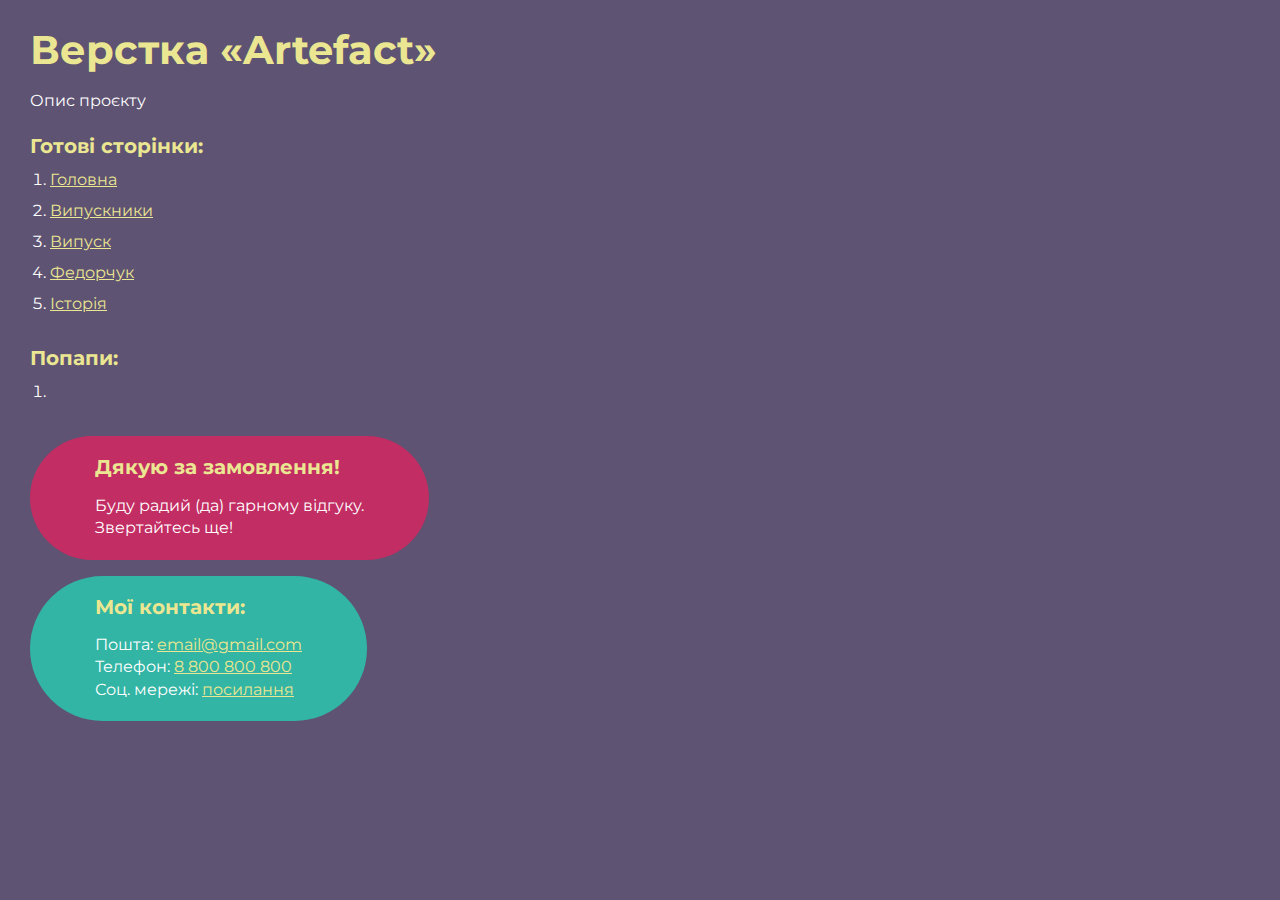
<file: index.html>
<!DOCTYPE html>
<html>

<head>
	<meta charset="UTF-8">
	<meta name="viewport" content="width=device-width, initial-scale=1.0">
	<title>Верстка «Artefact»</title>
</head>

<body>
	<div class="rootpage">
		<h1>Верстка «Artefact»</h1>
		<div class="rootpage__info">
			Опис проєкту
		</div>
		<h2>Готові сторінки:</h2>
		<ol class="rootpage__list">
			<li><a target="_blank" href="home.html">Головна</a></li>
			<li><a target="_blank" href="graduates.html">Випускники</a></li>
			<li><a target="_blank" href="graduation-2021.html">Випуск</a></li>
			<li><a target="_blank" href="fedorchuk.html">Федорчук</a></li>
			<li><a target="_blank" href="history.html">Історія</a></li>
		</ol>
		<h2>Попапи:</h2>
		<ol class="rootpage__list">
			<li><a target="_blank" href="home.html#"></a></li>
		</ol>
		<div class="rootpage__tnx">
			<h2>Дякую за замовлення!</h2>
			<p>Буду радий (да) гарному відгуку.</p>
			<p>Звертайтесь ще!</p>
		</div>
		<div class="rootpage__contacts">
			<h2>Мої контакти:</h2>
			<p>Пошта: <a href="mailto:email@gmail.com">email@gmail.com</a></p>
			<p>Телефон: <a href="tel:8800800800">8 800 800 800</a></p>
			<p>Соц. мережі: <a href="">посилання</a></p>
		</div>
	</div>
</body>
<style>
	@charset "UTF-8";
	@import url("https://fonts.googleapis.com/css?family=Montserrat:regular,700&display=swap");

	*,
	*::before,
	*::after {
		padding: 0px;
		margin: 0px;
		border: 0px;
		box-sizing: border-box;
	}

	html,
	body {
		height: 100%;
		margin: 0;
		padding: 0;
		min-width: 320px;
		width: 100%;
		color: #fff;
		background-color: #5e5373;
	}

	body {
		font-family: Montserrat;
		font-size: 100%;
		line-height: 1;
		font-size: 1rem;
	}

	a {
		text-decoration: underline;
		color: #ebe691
	}

	a:visited {
		text-decoration: underline;
		color: #aaa768;
	}

	a:hover {
		text-decoration: none;
	}

	ul li {
		list-style: none;
	}

	img {
		vertical-align: top;
	}

	.wrapper {
		width: 100%;
		min-height: 100%;
		overflow: hidden;
	}

	.rootpage {
		padding: 30px;
		display: flex;
		flex-direction: column;
		align-items: flex-start;
	}

	@media (max-width: 767px) {
		.rootpage {
			padding: 30px 15px;
		}
	}

	h1 {
		color: #ebe691;
		font-size: 2.5rem;
		margin: 0px 0px 1.25rem 0px;
	}

	@media (max-width: 767px) {
		h1 {
			font-size: 1.85rem;
			margin: 0px 0px 1.25rem 0px;
		}
	}

	h2 {
		color: #ebe691;
		font-size: 1.25rem;
		margin: 0px 0px 1rem 0px;
	}

	@media (max-width: 767px) {
		h2 {
			font-size: 1.125rem;
			margin: 0px 0px 1rem 0px;
		}
	}

	.rootpage__info {
		line-height: 140%;
		margin: 0px 0px 1.5rem 0px;
	}

	.rootpage__list {
		margin: 0px 0px 2.25rem 1.25rem;
	}

	.rootpage__list li:not(:last-child) {
		margin: 0px 0px 15px 0px;
	}

	.rootpage__contacts,
	.rootpage__tnx {
		border-radius: 200px;
		padding: 20px 65px;
		line-height: 140%;
	}

	@media (max-width: 767px) {

		.rootpage__contacts,
		.rootpage__tnx {
			border-radius: 40px;
			padding: 20px;
		}
	}

	.rootpage__contacts {
		background: #32b5a4;

	}

	.rootpage__contacts a {
		color: #ebe691;
	}

	.rootpage__tnx {
		background: #c22d63;
		margin: 0px 0px 1rem 0px;
	}
</style>

</html>
</file>
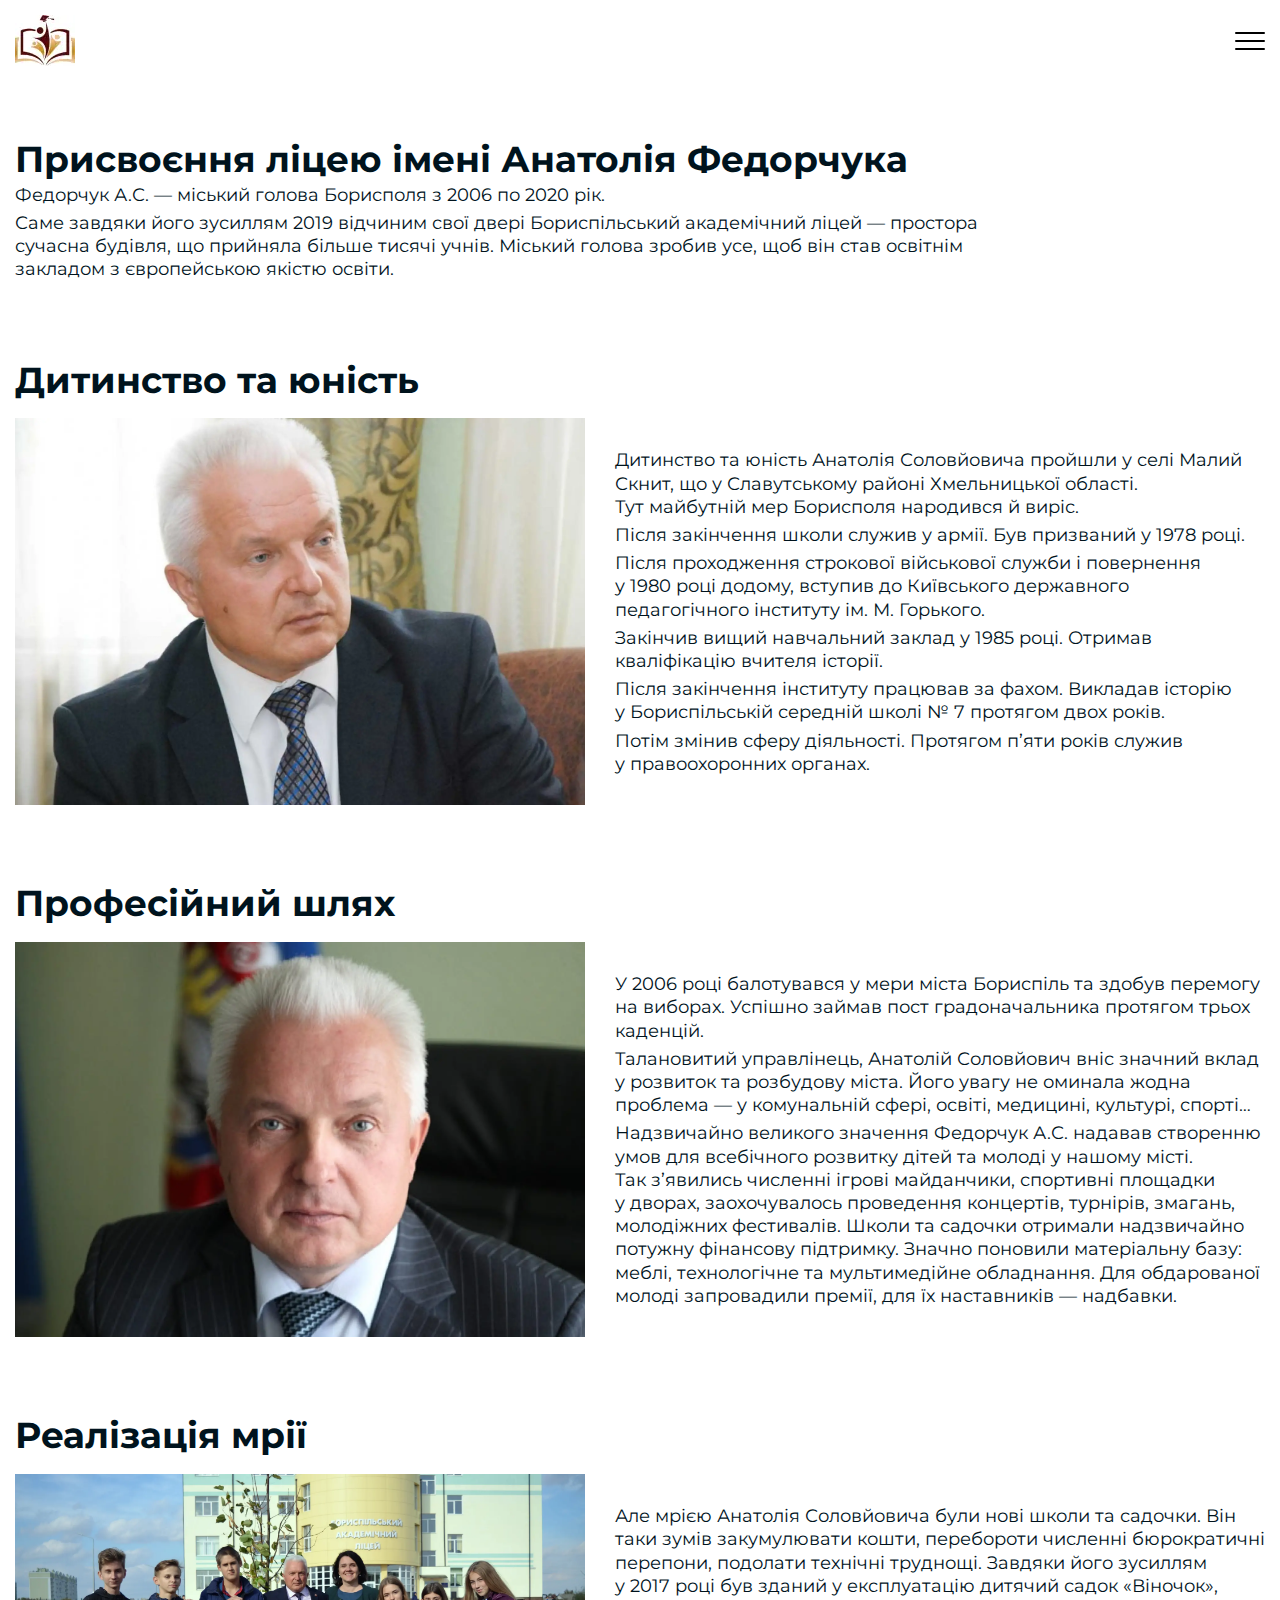
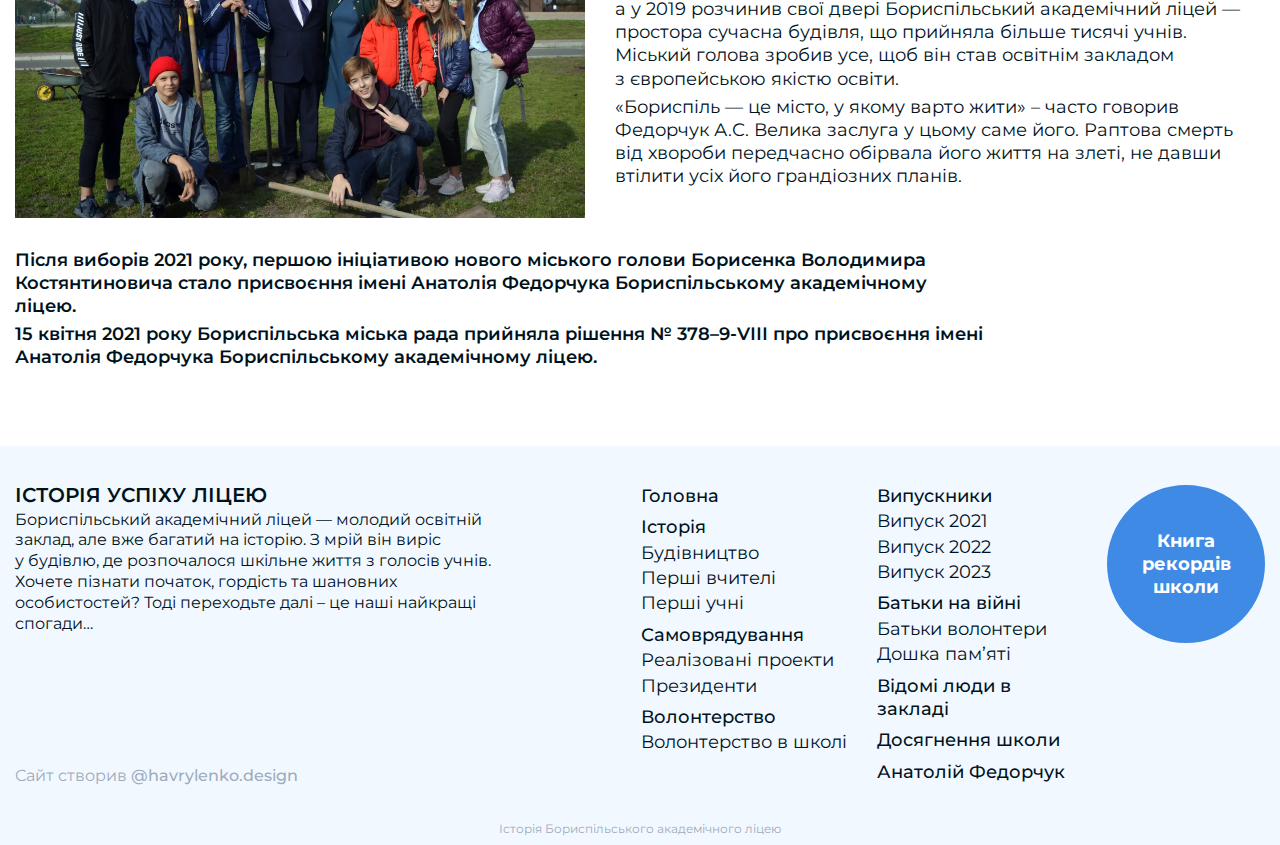
<file: fedorchuk.html>
<!doctype html>
<html lang="ru">

<head>
	<title>Анатолій Федорчук</title>
	<meta charset="UTF-8">
	<meta name="format-detection" content="telephone=no">
	<!-- <style>body{opacity: 0;}</style> -->
	<link rel="stylesheet" href="css/style.min.css?_v=20231117205123">
	<link rel="shortcut icon" href="favicon.ico">
	<!-- <meta name="robots" content="noindex, nofollow"> -->
	<meta name="viewport" content="width=device-width, initial-scale=1.0">
	<link rel="preconnect" href="https://fonts.googleapis.com">
	<link rel="preconnect" href="https://fonts.gstatic.com" crossorigin>
	<link href="https://fonts.googleapis.com/css2?family=Montserrat:wght@300;400;500;600;700&display=swap&_v=20231117205123" rel="stylesheet">
</head>

<body>
	<div class="wrapper">
		<header style="    transition: all 0.5s ease 0s;
      opacity: 1;
      visibility: visible;
      pointer-events: auto;" class="header">
			<div class="header__container">
				<a href="" class="header__logo"><picture><source srcset="img/logo.webp" type="image/webp"><img src="img/logo.jpg" alt=""></picture></a>
				<div class="header__menu menu">
					<button type="button" class="menu__icon icon-menu"><span></span></button>
					<nav class="menu__body">
						<ul class="menu__list">
							<li class="menu__item">
								<span><a href="" class="menu__link">Історія</a></span>
								<span><a href="" class="menu__sub-link">Будівництво</a></span>
								<span><a href="" class="menu__sub-link">Перші вчителі</a></span>
								<span><a href="" class="menu__sub-link">Перші учні</a></span>
							</li>
							<li class="menu__item">
								<span><a href="" class="menu__link">Самоврядування</a></span>
								<span><a href="" class="menu__sub-link">Реалізовані проекти</a></span>
								<span><a href="" class="menu__sub-link">Президенти</a></span>
							</li>
							<li class="menu__item">
								<span><a href="" class="menu__link">Випускники</a></span>
								<span><a href="" class="menu__sub-link">Випуск 2021</a></span>
								<span><a href="" class="menu__sub-link">Випуск 2022</a></span>
								<span><a href="" class="menu__sub-link">Випуск 2023</a></span>
							</li>
							<li class="menu__item">
								<span><a href="" class="menu__link">Волонтерство</a></span>
								<span><a href="" class="menu__sub-link">Волонтерство в школі</a></span>
							</li>
							<li class="menu__item">
								<span><a href="" class="menu__link">Батьки на війні</a></span>
								<span><a href="" class="menu__sub-link">Батьки волонтери</a></span>
								<span><a href="" class="menu__sub-link">Дошка пам’яті</a></span>
							</li>
							<li class="menu__item">
								<span><a href="" class="menu__link">Відомі люди в закладі</a></span>
							</li>
							<li class="menu__item">
								<span><a href="" class="menu__link">Досягнення школи</a></span>
							</li>
							<li class="menu__item">
								<span><a href="" class="menu__link">Анатолій Федорчук</a></span>
							</li>
						</ul>
						<div class="menu__circles">
							<a href="" class="menu__circle circle">Книга<br>рекордів<br>школи</a>
							<a href="" class="menu__circle circle circle_yellow">Становлення<br>розвиток<br>досконалість</a>
						</div>
					</nav>
				</div>
			</div>
		</header>
		<main class="fedorchuk">
			<div class="fedorchuk__container">
				<section class="fedorchuk__intro intro-fedorchuk">
					<h1 class="intro-fedorchuk__title title">
						Присвоєння ліцею імені Анатолія Федорчука
					</h1>
					<div class="intro-fedorchuk__text text">
						<p>
							Федорчук А.С. — міський голова Борисполя з 2006 по 2020 рік.
						</p>
						<p>
							Саме завдяки його зусиллям 2019 відчиним свої двері
							Бориспільський академічний ліцей — простора сучасна будівля,
							що прийняла більше тисячі учнів. Міський голова зробив усе,
							щоб він став освітнім закладом з європейською якістю освіти.
						</p>
					</div>
				</section>
				<section class="fedorchuk__main">
					<div class="fedorchuk__block block-fedorchuk">
						<h2 class="block-fedorchuk__title title">Дитинство та юність</h2>
						<div class="block-fedorchuk__body">
							<div class="block-fedorchuk__image-ibg">
								<picture><source srcset="img/fedorchuk/1.webp" type="image/webp"><img src="img/fedorchuk/1.jpg" alt="" /></picture>
							</div>
							<div class="block-fedorchuk__text text">
								<p>
									Дитинство та юність Анатолія Соловйовича пройшли у селі
									Малий Скнит, що у Славутському районі Хмельницької області.
									Тут майбутній мер Борисполя народився й виріс.
								</p>
								<p>
									Після закінчення школи служив у армії. Був призваний
									у 1978 році.
								</p>
								<p>
									Після проходження строкової військової служби і повернення
									у 1980 році додому, вступив до Київського державного
									педагогічного інституту ім. М. Горького.
								</p>
								<p>
									Закінчив вищий навчальний заклад у 1985 році. Отримав
									кваліфікацію вчителя історії.
								</p>
								<p>
									Після закінчення інституту працював за фахом. Викладав
									історію у Бориспільській середній школі № 7 протягом двох
									років.
								</p>
								<p>
									Потім змінив сферу діяльності. Протягом п’яти років служив
									у правоохоронних органах.
								</p>
							</div>
						</div>
					</div>
					<div class="fedorchuk__block block-fedorchuk">
						<h2 class="block-fedorchuk__title title">Професійний шлях</h2>
						<div class="block-fedorchuk__body">
							<div class="block-fedorchuk__image-ibg">
								<picture><source srcset="img/fedorchuk/2.webp" type="image/webp"><img src="img/fedorchuk/2.jpg" alt="" /></picture>
							</div>
							<div class="block-fedorchuk__text text">
								<p>
									У 2006 році балотувався у мери міста Бориспіль та здобув
									перемогу на виборах. Успішно займав пост градоначальника
									протягом трьох каденцій.
								</p>
								<p>
									Талановитий управлінець, Анатолій Соловйович вніс значний
									вклад у розвиток та розбудову міста. Його увагу не оминала
									жодна проблема — у комунальній сфері, освіті, медицині,
									культурі, спорті…
								</p>
								<p>
									Надзвичайно великого значення Федорчук А.С. надавав
									створенню умов для всебічного розвитку дітей та молоді
									у нашому місті. Так з’явились численні ігрові майданчики,
									спортивні площадки у дворах, заохочувалось проведення
									концертів, турнірів, змагань, молодіжних фестивалів. Школи
									та садочки отримали надзвичайно потужну фінансову підтримку.
									Значно поновили матеріальну базу: меблі, технологічне
									та мультимедійне обладнання. Для обдарованої молоді
									запровадили премії, для їх наставників — надбавки.
								</p>
							</div>
						</div>
					</div>
					<div class="fedorchuk__block block-fedorchuk">
						<h2 class="block-fedorchuk__title title">Реалізація мрії</h2>
						<div class="block-fedorchuk__body">
							<div class="block-fedorchuk__image-ibg">
								<picture><source srcset="img/fedorchuk/3.webp" type="image/webp"><img src="img/fedorchuk/3.jpg" alt="" /></picture>
							</div>
							<div class="block-fedorchuk__text text">
								<p>
									Але мрією Анатолія Соловйовича були нові школи та садочки.
									Він таки зумів закумулювати кошти, перебороти численні
									бюрократичні перепони, подолати технічні труднощі. Завдяки
									його зусиллям у 2017 році був зданий у експлуатацію дитячий
									садок «Віночок», а у 2019 розчинив свої двері Бориспільський
									академічний ліцей — простора сучасна будівля,
									що прийняла більше тисячі учнів. Міський голова зробив усе,
									щоб він став освітнім закладом з європейською якістю освіти.
								</p>
								<p>
									«Бориспіль — це місто, у якому варто жити» – часто говорив
									Федорчук А.С. Велика заслуга у цьому саме його. Раптова
									смерть від хвороби передчасно обірвала його життя на злеті,
									не давши втілити усіх його грандіозних планів.
								</p>
							</div>
						</div>
					</div>
				</section>
				<section class="fedorchuk__outro outro-fedorchuk">
					<div class="outro-fedorchuk__text text">
						<p>
							Після виборів 2021 року, першою ініціативою нового міського
							голови Борисенка Володимира Костянтиновича стало присвоєння
							імені Анатолія Федорчука Бориспільському академічному ліцею.
						</p>
						<p>
							15 квітня 2021 року Бориспільська міська рада прийняла рішення
							№ 378–9-VІІІ про присвоєння імені Анатолія Федорчука
							Бориспільському академічному ліцею.
						</p>
					</div>
				</section>
			</div>
		</main>
		<footer class="footer">
			<div class="footer__container">
				<div class="footer__content">
					<div class="footer__main main-footer">
						<div class="main-footer__body">
							<div class="main-footer__title">історія успіху ліцею</div>
							<div class="main-footer__text">
								<p>
									Бориспільський академічний ліцей — молодий освітній заклад,
									але вже багатий на історію. З мрій він виріс у будівлю,
									де розпочалося шкільне життя з голосів учнів.
								</p>
								<p>
									Хочете пізнати початок, гордість та шановних особистостей? Тоді
									переходьте далі – це наші найкращі спогади…
								</p>
							</div>
						</div>
						<div class="main-footer__powered-by">
							Сайт створив <a href="">@havrylenko.design</a>
						</div>
					</div>
					<div class="footer__navigation navigation-footer">
						<div class="navigation-footer__columns">
							<div class="navigation-footer__column column-footer">
								<div class="column-footer__item">
									<div class="column-footer__title"><a href="">Головна</a></div>
								</div>
								<div class="column-footer__item">
									<div class="column-footer__title"><a href="">Історія</a></div>
									<div class="column-footer__link"><a href="">Будівництво</a></div>
									<div class="column-footer__link">
										<a href="">Перші вчителі</a>
									</div>
									<div class="column-footer__link"><a href="">Перші учні</a></div>
								</div>
								<div class="column-footer__item">
									<div class="column-footer__title">
										<a href="">Самоврядування</a>
									</div>
									<div class="column-footer__link">
										<a href="">Реалізовані проекти</a>
									</div>
									<div class="column-footer__link"><a href="">Президенти</a></div>
								</div>
								<div class="column-footer__item">
									<div class="column-footer__title">
										<a href="">Волонтерство</a>
									</div>
									<div class="column-footer__link">
										<a href="">Волонтерство в школі</a>
									</div>
								</div>
							</div>
							<div class="navigation-footer__column column-footer">
								<div class="column-footer__item">
									<div class="column-footer__title"><a href="">Випускники</a></div>
									<div class="column-footer__link"><a href="">Випуск 2021</a></div>
									<div class="column-footer__link"><a href="">Випуск 2022</a></div>
									<div class="column-footer__link"><a href="">Випуск 2023</a></div>
								</div>
								<div class="column-footer__item">
									<div class="column-footer__title">
										<a href="">Батьки на війні</a>
									</div>
									<div class="column-footer__link">
										<a href="">Батьки волонтери</a>
									</div>
									<div class="column-footer__link">
										<a href="">Дошка пам’яті</a>
									</div>
								</div>
								<div class="column-footer__item">
									<div class="column-footer__title">
										<a href="">Відомі люди в закладі</a>
									</div>
								</div>
								<div class="column-footer__item">
									<div class="column-footer__title">
										<a href="">Досягнення школи</a>
									</div>
								</div>
								<div class="column-footer__item">
									<div class="column-footer__title">
										<a href="">Анатолій Федорчук</a>
									</div>
								</div>
							</div>
						</div>
						<a href="" class="navigation-footer__school-records circle">Книга<br />рекордів<br />школи</a>
					</div>
				</div>
				<div class="footer__copyright">
					Історія Бориспільського академічного ліцею
				</div>
			</div>
		</footer>

	</div>
	<!-- <div id="popup" aria-hidden="true" class="popup">
	<div class="popup__wrapper">
		<div class="popup__content">
			<button data-close type="button" class="popup__close">Закрыть</button>
			<div class="popup__text">
				Text
			</div>
		</div>
	</div>
</div> -->
	<script src="js/app.min.js?_v=20231117205123"></script>
</body>

</html>
</file>
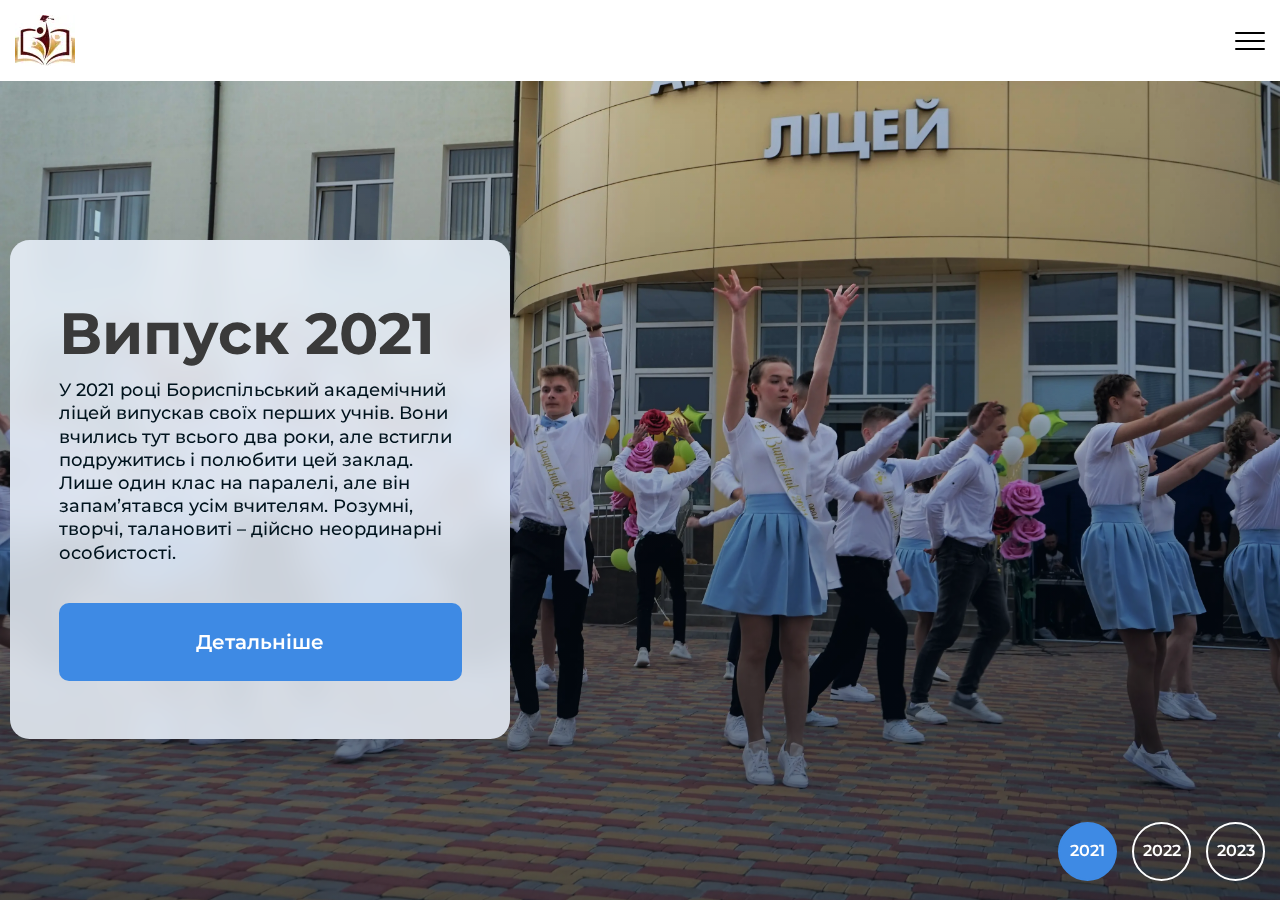
<file: graduates.html>
<!doctype html>
<html lang="ru">

<head>
	<title>Випускники</title>
	<meta charset="UTF-8">
	<meta name="format-detection" content="telephone=no">
	<!-- <style>body{opacity: 0;}</style> -->
	<link rel="stylesheet" href="css/style.min.css?_v=20231117205123">
	<link rel="shortcut icon" href="favicon.ico">
	<!-- <meta name="robots" content="noindex, nofollow"> -->
	<meta name="viewport" content="width=device-width, initial-scale=1.0">
	<link rel="preconnect" href="https://fonts.googleapis.com">
	<link rel="preconnect" href="https://fonts.gstatic.com" crossorigin>
	<link href="https://fonts.googleapis.com/css2?family=Montserrat:wght@300;400;500;600;700&display=swap&_v=20231117205123" rel="stylesheet">
</head>

<body>
	<div class="wrapper">
		<header style="
          transition: all 0.5s ease 0s;
          opacity: 1;
          visibility: visible;
          pointer-events: auto;
        " class="header">
			<div class="header__container">
				<a href="" class="header__logo"><picture><source srcset="img/logo.webp" type="image/webp"><img src="img/logo.jpg" alt="" /></picture></a>
				<div class="header__menu menu">
					<button type="button" class="menu__icon icon-menu">
						<span></span>
					</button>
					<nav class="menu__body">
						<ul class="menu__list">
							<li class="menu__item">
								<span><a href="" class="menu__link">Історія</a></span>
								<span><a href="" class="menu__sub-link">Будівництво</a></span>
								<span><a href="" class="menu__sub-link">Перші вчителі</a></span>
								<span><a href="" class="menu__sub-link">Перші учні</a></span>
							</li>
							<li class="menu__item">
								<span><a href="" class="menu__link">Самоврядування</a></span>
								<span><a href="" class="menu__sub-link">Реалізовані проекти</a></span>
								<span><a href="" class="menu__sub-link">Президенти</a></span>
							</li>
							<li class="menu__item">
								<span><a href="" class="menu__link">Випускники</a></span>
								<span><a href="" class="menu__sub-link">Випуск 2021</a></span>
								<span><a href="" class="menu__sub-link">Випуск 2022</a></span>
								<span><a href="" class="menu__sub-link">Випуск 2023</a></span>
							</li>
							<li class="menu__item">
								<span><a href="" class="menu__link">Волонтерство</a></span>
								<span><a href="" class="menu__sub-link">Волонтерство в школі</a></span>
							</li>
							<li class="menu__item">
								<span><a href="" class="menu__link">Батьки на війні</a></span>
								<span><a href="" class="menu__sub-link">Батьки волонтери</a></span>
								<span><a href="" class="menu__sub-link">Дошка пам’яті</a></span>
							</li>
							<li class="menu__item">
								<span><a href="" class="menu__link">Відомі люди в закладі</a></span>
							</li>
							<li class="menu__item">
								<span><a href="" class="menu__link">Досягнення школи</a></span>
							</li>
							<li class="menu__item">
								<span><a href="" class="menu__link">Анатолій Федорчук</a></span>
							</li>
						</ul>
						<div class="menu__circles">
							<a href="" class="menu__circle circle">Книга<br />рекордів<br />школи</a>
							<a href="" class="menu__circle circle circle_yellow">Становлення<br />розвиток<br />досконалість</a>
						</div>
					</nav>
				</div>
			</div>
		</header>
		<main class="main">
			<section class="main__graduates graduates">
				<div class="graduates__slider swiper">
					<div class="graduates__wrapper swiper-wrapper">
						<div class="graduates__slide swiper-slide">
							<div class="graduates__container">
								<div class="graduates__body">
									<h1 class="graduates__title">Випуск 2021</h1>
									<div class="graduates__text text">
										<p>
											У 2021 році Бориспільський академічний ліцей випускав
											своїх перших учнів. Вони вчились тут всього два роки,
											але встигли подружитись і полюбити цей заклад. Лише один
											клас на паралелі, але він запам’ятався усім вчителям.
											Розумні, творчі, талановиті – дійсно неординарні
											особистості.
										</p>
									</div>
									<button type="button" class="graduates__button">
										Детальніше
									</button>
								</div>
							</div>
							<div class="graduates__image">
								<picture><source srcset="img/graduates/2021.webp" type="image/webp"><img src="img/graduates/2021.jpg" alt="" /></picture>
							</div>
						</div>
						<div class="graduates__slide swiper-slide">
							<div class="graduates__container">
								<div class="graduates__body">
									<h1 class="graduates__title">Випуск 2022</h1>
									<div class="graduates__text text">
										<p>
											Випускники 2022 року… Саме вони були найстаршими учнями
											ліцею у рік його відкриття. Тоді, 14 січня 2019 року
											вони були восьмикласниками. Саме з ними запроваджувались
											традиції, проводились незвичайні свята, здобувались
											перші перемоги. Випускники воєнного часу…
										</p>
									</div>
									<button type="button" class="graduates__button">
										Детальніше
									</button>
								</div>
							</div>
							<div class="graduates__image">
								<picture><source srcset="img/graduates/2022.webp" type="image/webp"><img src="img/graduates/2022.jpg" alt="" /></picture>
							</div>
						</div>
						<div class="graduates__slide swiper-slide">
							<div class="graduates__container">
								<div class="graduates__body">
									<h1 class="graduates__title">Випуск 2023</h1>
									<div class="graduates__text text">
										<p>
											Дощем і сонцем водночас прощався ліцей на випускному
											вечорі з випускниками 2023 року. Безпосередні і дружні,
											розумні і відповідальні, вони прийшли сюди
											семикласниками. Ковід, війна, повітряні тривоги – на
											їхні шкільні роки випало багато… Але це не завадило їм
											бути щасливими разом
										</p>
									</div>
									<button type="button" class="graduates__button">
										Детальніше
									</button>
								</div>
							</div>
							<div class="graduates__image">
								<picture><source srcset="img/graduates/2023.webp" type="image/webp"><img src="img/graduates/2023.jpg" alt="" /></picture>
							</div>
						</div>
					</div>
					<div class="pagination-graduates__container">
						<div class="graduates__pagination pagination-graduates"></div>
					</div>
				</div>
			</section>
		</main>
	</div>
	<!-- <div id="popup" aria-hidden="true" class="popup">
	<div class="popup__wrapper">
		<div class="popup__content">
			<button data-close type="button" class="popup__close">Закрыть</button>
			<div class="popup__text">
				Text
			</div>
		</div>
	</div>
</div> -->
	<script src="js/app.min.js?_v=20231117205123"></script>
</body>

</html>
</file>
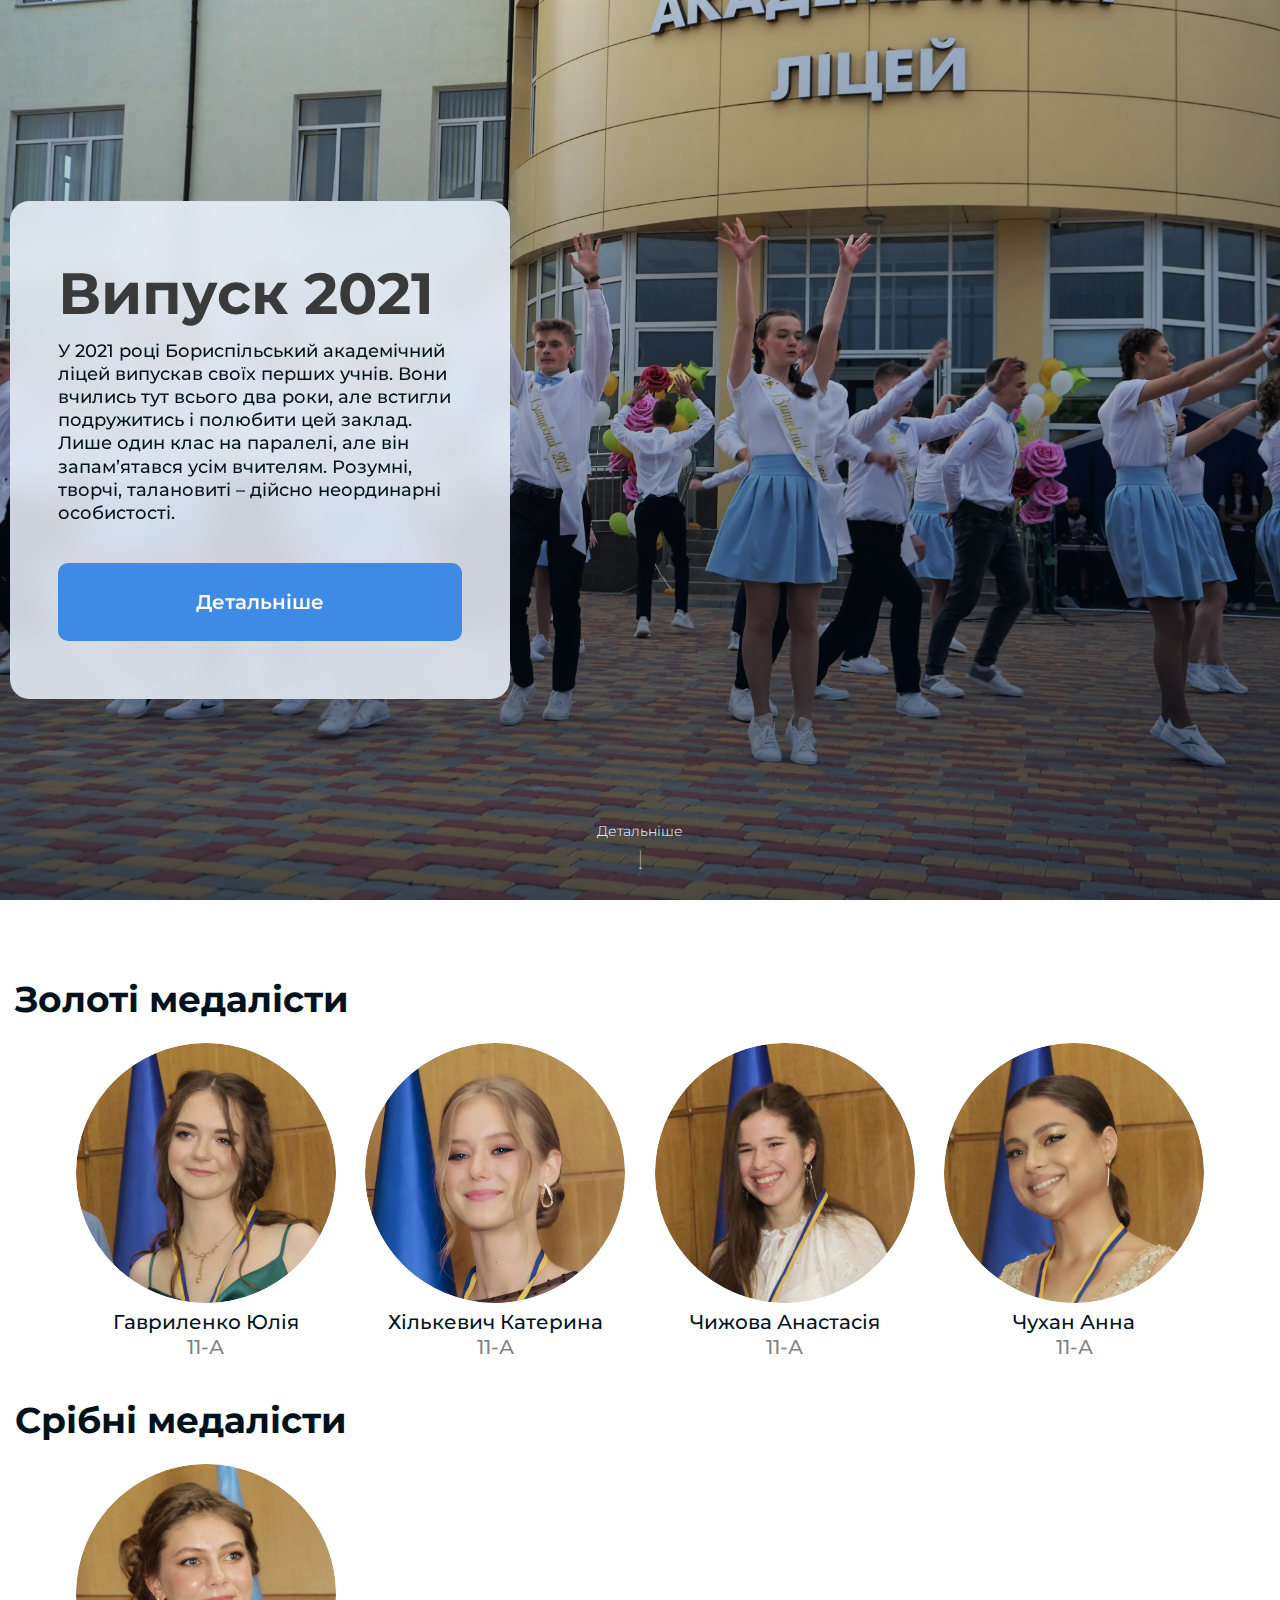
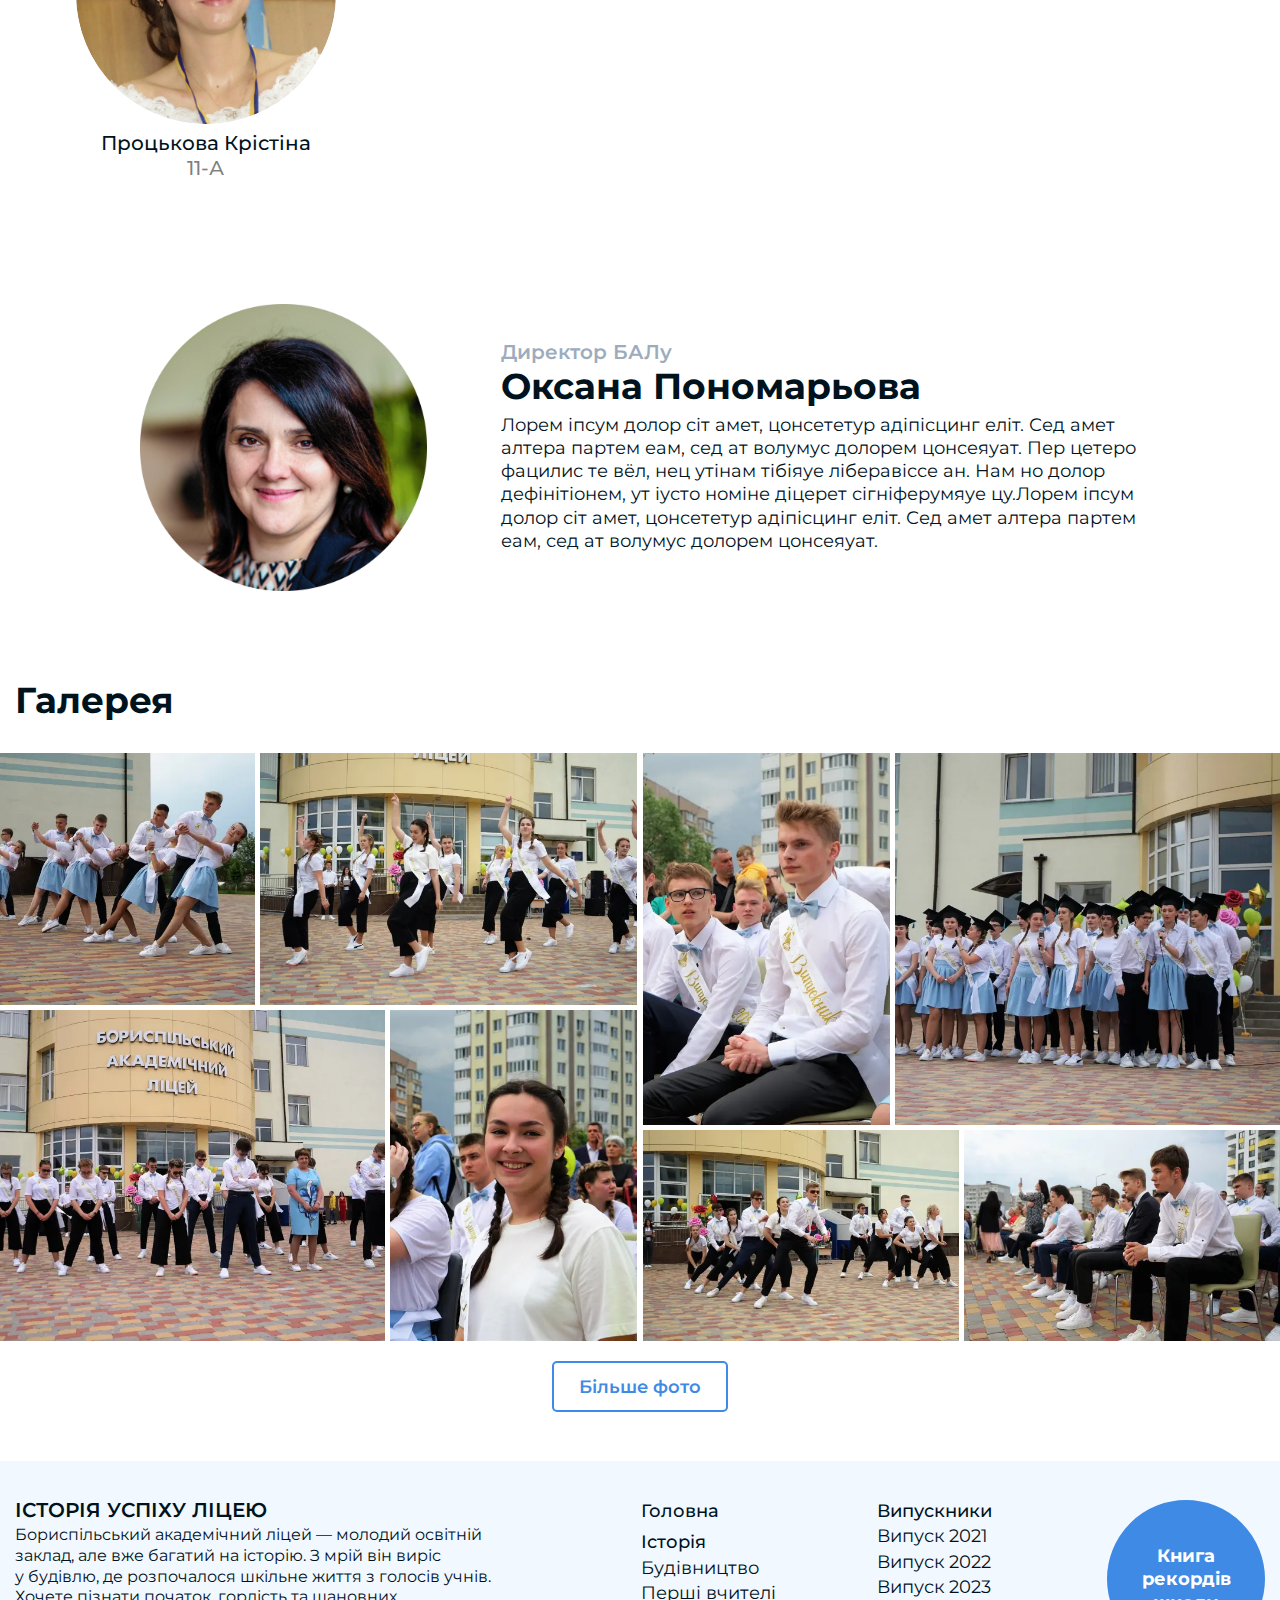
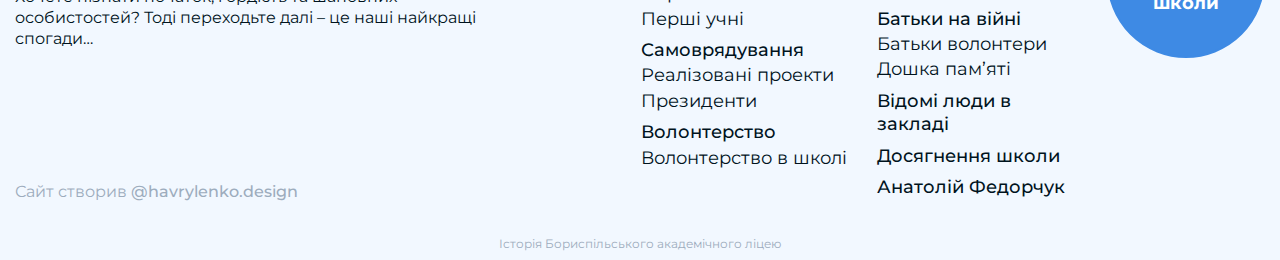
<file: graduation-2021.html>
<!doctype html>
<html lang="ru">

<head>
	<title>Випуск 2021</title>
	<meta charset="UTF-8">
	<meta name="format-detection" content="telephone=no">
	<!-- <style>body{opacity: 0;}</style> -->
	<link rel="stylesheet" href="css/style.min.css?_v=20231117205123">
	<link rel="shortcut icon" href="favicon.ico">
	<!-- <meta name="robots" content="noindex, nofollow"> -->
	<meta name="viewport" content="width=device-width, initial-scale=1.0">
	<link rel="preconnect" href="https://fonts.googleapis.com">
	<link rel="preconnect" href="https://fonts.gstatic.com" crossorigin>
	<link href="https://fonts.googleapis.com/css2?family=Montserrat:wght@300;400;500;600;700&display=swap&_v=20231117205123" rel="stylesheet">
</head>

<body>
	<div class="wrapper">
		<header class="header">
			<div class="header__container">
				<a href="" class="header__logo"><picture><source srcset="img/logo.webp" type="image/webp"><img src="img/logo.jpg" alt=""></picture></a>
				<div class="header__menu menu">
					<button type="button" class="menu__icon icon-menu"><span></span></button>
					<nav class="menu__body">
						<ul class="menu__list">
							<li class="menu__item">
								<span><a href="" class="menu__link">Історія</a></span>
								<span><a href="" class="menu__sub-link">Будівництво</a></span>
								<span><a href="" class="menu__sub-link">Перші вчителі</a></span>
								<span><a href="" class="menu__sub-link">Перші учні</a></span>
							</li>
							<li class="menu__item">
								<span><a href="" class="menu__link">Самоврядування</a></span>
								<span><a href="" class="menu__sub-link">Реалізовані проекти</a></span>
								<span><a href="" class="menu__sub-link">Президенти</a></span>
							</li>
							<li class="menu__item">
								<span><a href="" class="menu__link">Випускники</a></span>
								<span><a href="" class="menu__sub-link">Випуск 2021</a></span>
								<span><a href="" class="menu__sub-link">Випуск 2022</a></span>
								<span><a href="" class="menu__sub-link">Випуск 2023</a></span>
							</li>
							<li class="menu__item">
								<span><a href="" class="menu__link">Волонтерство</a></span>
								<span><a href="" class="menu__sub-link">Волонтерство в школі</a></span>
							</li>
							<li class="menu__item">
								<span><a href="" class="menu__link">Батьки на війні</a></span>
								<span><a href="" class="menu__sub-link">Батьки волонтери</a></span>
								<span><a href="" class="menu__sub-link">Дошка пам’яті</a></span>
							</li>
							<li class="menu__item">
								<span><a href="" class="menu__link">Відомі люди в закладі</a></span>
							</li>
							<li class="menu__item">
								<span><a href="" class="menu__link">Досягнення школи</a></span>
							</li>
							<li class="menu__item">
								<span><a href="" class="menu__link">Анатолій Федорчук</a></span>
							</li>
						</ul>
						<div class="menu__circles">
							<a href="" class="menu__circle circle">Книга<br>рекордів<br>школи</a>
							<a href="" class="menu__circle circle circle_yellow">Становлення<br>розвиток<br>досконалість</a>
						</div>
					</nav>
				</div>
			</div>
		</header>
		<main class="main">
			<section class="main__intro-graduation intro-graduation">
				<div class="intro-graduation__container">
					<div class="intro-graduation__body">
						<h1 class="intro-graduation__title">Випуск 2021</h1>
						<div class="intro-graduation__text text">
							<p>
								У 2021 році Бориспільський академічний ліцей випускав своїх
								перших учнів. Вони вчились тут всього два роки, але встигли
								подружитись і полюбити цей заклад. Лише один клас на паралелі,
								але він запам’ятався усім вчителям. Розумні, творчі,
								талановиті – дійсно неординарні особистості.
							</p>
						</div>
						<button type="button" class="intro-graduation__button">
							Детальніше
						</button>
					</div>
					<div class="intro-graduation__more more">
						Детальніше
						<span class="_icon-arrow"></span>
					</div>
				</div>
				<div class="intro-graduation__image">
					<picture><source srcset="img/graduates/2021.webp" type="image/webp"><img src="img/graduates/2021.jpg" alt="" /></picture>
				</div>
			</section>
			<section class="main__medalists-graduation medalists-graduation">
				<div class="medalists-graduation__container">
					<div class="medalists-graduation__block">
						<h2 class="medalists-graduation__title title">
							Золоті медалісти
						</h2>
						<div class="medalists-graduation__items">
							<div class="medalists-graduation__item">
								<div class="medalists-graduation__avatar">
									<picture><source srcset="img/medalists/2021/gavrilenko.webp" type="image/webp"><img src="img/medalists/2021/gavrilenko.jpg" alt="" /></picture>
								</div>
								<div class="medalists-graduation__body">
									<div class="medalists-graduation__name">
										Гавриленко Юлія
									</div>
									<div class="medalists-graduation__grade">11-А</div>
								</div>
							</div>
							<div class="medalists-graduation__item">
								<div class="medalists-graduation__avatar">
									<picture><source srcset="img/medalists/2021/hilkevich.webp" type="image/webp"><img src="img/medalists/2021/hilkevich.jpg" alt="" /></picture>
								</div>
								<div class="medalists-graduation__body">
									<div class="medalists-graduation__name">
										Хількевич Катерина
									</div>
									<div class="medalists-graduation__grade">11-А</div>
								</div>
							</div>
							<div class="medalists-graduation__item">
								<div class="medalists-graduation__avatar">
									<picture><source srcset="img/medalists/2021/chizhova.webp" type="image/webp"><img src="img/medalists/2021/chizhova.jpg" alt="" /></picture>
								</div>
								<div class="medalists-graduation__body">
									<div class="medalists-graduation__name">
										Чижова Анастасія
									</div>
									<div class="medalists-graduation__grade">11-А</div>
								</div>
							</div>
							<div class="medalists-graduation__item">
								<div class="medalists-graduation__avatar">
									<picture><source srcset="img/medalists/2021/chukhan.webp" type="image/webp"><img src="img/medalists/2021/chukhan.jpg" alt="" /></picture>
								</div>
								<div class="medalists-graduation__body">
									<div class="medalists-graduation__name">Чухан Анна</div>
									<div class="medalists-graduation__grade">11-А</div>
								</div>
							</div>
						</div>
					</div>
					<div class="medalists-graduation__block">
						<h2 class="medalists-graduation__title title">
							Срібні медалісти
						</h2>
						<div class="medalists-graduation__items">
							<div class="medalists-graduation__item">
								<div class="medalists-graduation__avatar">
									<picture><source srcset="img/medalists/2021/prozkova.webp" type="image/webp"><img src="img/medalists/2021/prozkova.jpg" alt="" /></picture>
								</div>
								<div class="medalists-graduation__body">
									<div class="medalists-graduation__name">
										Процькова Крістіна
									</div>
									<div class="medalists-graduation__grade">11-А</div>
								</div>
							</div>
						</div>
					</div>
				</div>
			</section>
			<section class="main__quote quote">
				<div class="quote__container">
					<div class="quote__slider swiper">
						<div class="quote__wrapper swiper-wrapper">
							<div class="quote__slide swiper-slide">
								<div class="slide-quote__content">
									<div class="slide-quote__avatar">
										<picture><source srcset="img/avatars/ponomareva.webp" type="image/webp"><img src="img/avatars/ponomareva.jpg" alt="" /></picture>
									</div>
									<div class="slide-quote__body">
										<div class="slide-quote__sub-title">Директор БАЛу</div>
										<div class="slide-quote__name">
											Оксана Пономарьова
										</div>
										<div class="slide-quote__text text">
											<p>
												Лорем іпсум долор сіт амет, цонсететур адіпісцинг
												еліт. Сед амет алтера партем еам, сед ат волумус
												долорем цонсеяуат. Пер цетеро фацилис те вёл,
												нец утінам тібіяуе ліберавіссе ан. Нам но долор
												дефінітіонем, ут іусто номіне діцерет сігніферумяуе
												цу.Лорем іпсум долор сіт амет, цонсететур адіпісцинг
												еліт. Сед амет алтера партем еам, сед ат волумус
												долорем цонсеяуат.
											</p>
										</div>
									</div>
								</div>
							</div>
						</div>
					</div>
					<div class="quote__controls quote-controls">
						<div class="quote-controls__navigation">
							<button type="button" class="quote-controls-button-prev quote-controls-button swiper-button swiper-button-prev _icon-arrow-small"></button>
							<button type="button" class="quote-controls-button-next quote-controls-button swiper-button swiper-button-next _icon-arrow-small"></button>
						</div>
						<div class="quote-controls__pagination pagination-controls"></div>
					</div>
				</div>
			</section>
			<section class="main__gallery-graduation gallery">
				<div class="gallery__container">
					<h3 class="gallery__title title">Галерея</h3>
				</div>
				<div class="gallery__content">
					<div class="gallery__items gallery__flex">
						<div class="gallery__left gallery__flex">
							<div class="gallery__left-top gallery__flex">
								<div class="gallery__left-top_1 gallery__image">
									<picture><source srcset="img/gallery/graduation-2021/left/top/1.webp" type="image/webp"><img src="img/gallery/graduation-2021/left/top/1.jpg" alt="" /></picture>
								</div>
								<div class="gallery__left-top_2 gallery__image">
									<picture><source srcset="img/gallery/graduation-2021/left/top/2.webp" type="image/webp"><img src="img/gallery/graduation-2021/left/top/2.jpg" alt="" /></picture>
								</div>
							</div>
							<div class="gallery__left-bottom gallery__flex">
								<div class="gallery__left-bottom_1 gallery__image">
									<picture><source srcset="img/gallery/graduation-2021/left/bottom/1.webp" type="image/webp"><img src="img/gallery/graduation-2021/left/bottom/1.jpg" alt="" /></picture>
								</div>
								<div class="gallery__left-bottom_2 gallery__image">
									<picture><source srcset="img/gallery/graduation-2021/left/bottom/2.webp" type="image/webp"><img src="img/gallery/graduation-2021/left/bottom/2.jpg" alt="" /></picture>
								</div>
							</div>
						</div>
						<div class="gallery__right gallery__flex">
							<div class="gallery__right-top gallery__flex">
								<div class="gallery__right-top_1 gallery__image">
									<picture><source srcset="img/gallery/graduation-2021/right/top/1.webp" type="image/webp"><img src="img/gallery/graduation-2021/right/top/1.jpg" alt="" /></picture>
								</div>
								<div class="gallery__right-top_2 gallery__image">
									<picture><source srcset="img/gallery/graduation-2021/right/top/2.webp" type="image/webp"><img src="img/gallery/graduation-2021/right/top/2.jpg" alt="" /></picture>
								</div>
							</div>
							<div class="gallery__right-bottom gallery__flex">
								<div class="gallery__right-bottom_1 gallery__image">
									<picture><source srcset="img/gallery/graduation-2021/right/bottom/1.webp" type="image/webp"><img src="img/gallery/graduation-2021/right/bottom/1.jpg" alt="" /></picture>
								</div>
								<div class="gallery__right-bottom_2 gallery__image">
									<picture><source srcset="img/gallery/graduation-2021/right/bottom/2.webp" type="image/webp"><img src="img/gallery/graduation-2021/right/bottom/2.jpg" alt="" /></picture>
								</div>
							</div>
						</div>
					</div>
				</div>
				<div class="gallery__container">
					<a href="" class="gallery__button button"> Більше фото </a>
				</div>
			</section>
		</main>
		<footer class="footer">
			<div class="footer__container">
				<div class="footer__content">
					<div class="footer__main main-footer">
						<div class="main-footer__body">
							<div class="main-footer__title">історія успіху ліцею</div>
							<div class="main-footer__text">
								<p>
									Бориспільський академічний ліцей — молодий освітній заклад,
									але вже багатий на історію. З мрій він виріс у будівлю,
									де розпочалося шкільне життя з голосів учнів.
								</p>
								<p>
									Хочете пізнати початок, гордість та шановних особистостей? Тоді
									переходьте далі – це наші найкращі спогади…
								</p>
							</div>
						</div>
						<div class="main-footer__powered-by">
							Сайт створив <a href="">@havrylenko.design</a>
						</div>
					</div>
					<div class="footer__navigation navigation-footer">
						<div class="navigation-footer__columns">
							<div class="navigation-footer__column column-footer">
								<div class="column-footer__item">
									<div class="column-footer__title"><a href="">Головна</a></div>
								</div>
								<div class="column-footer__item">
									<div class="column-footer__title"><a href="">Історія</a></div>
									<div class="column-footer__link"><a href="">Будівництво</a></div>
									<div class="column-footer__link">
										<a href="">Перші вчителі</a>
									</div>
									<div class="column-footer__link"><a href="">Перші учні</a></div>
								</div>
								<div class="column-footer__item">
									<div class="column-footer__title">
										<a href="">Самоврядування</a>
									</div>
									<div class="column-footer__link">
										<a href="">Реалізовані проекти</a>
									</div>
									<div class="column-footer__link"><a href="">Президенти</a></div>
								</div>
								<div class="column-footer__item">
									<div class="column-footer__title">
										<a href="">Волонтерство</a>
									</div>
									<div class="column-footer__link">
										<a href="">Волонтерство в школі</a>
									</div>
								</div>
							</div>
							<div class="navigation-footer__column column-footer">
								<div class="column-footer__item">
									<div class="column-footer__title"><a href="">Випускники</a></div>
									<div class="column-footer__link"><a href="">Випуск 2021</a></div>
									<div class="column-footer__link"><a href="">Випуск 2022</a></div>
									<div class="column-footer__link"><a href="">Випуск 2023</a></div>
								</div>
								<div class="column-footer__item">
									<div class="column-footer__title">
										<a href="">Батьки на війні</a>
									</div>
									<div class="column-footer__link">
										<a href="">Батьки волонтери</a>
									</div>
									<div class="column-footer__link">
										<a href="">Дошка пам’яті</a>
									</div>
								</div>
								<div class="column-footer__item">
									<div class="column-footer__title">
										<a href="">Відомі люди в закладі</a>
									</div>
								</div>
								<div class="column-footer__item">
									<div class="column-footer__title">
										<a href="">Досягнення школи</a>
									</div>
								</div>
								<div class="column-footer__item">
									<div class="column-footer__title">
										<a href="">Анатолій Федорчук</a>
									</div>
								</div>
							</div>
						</div>
						<a href="" class="navigation-footer__school-records circle">Книга<br />рекордів<br />школи</a>
					</div>
				</div>
				<div class="footer__copyright">
					Історія Бориспільського академічного ліцею
				</div>
			</div>
		</footer>

	</div>
	<!-- <div id="popup" aria-hidden="true" class="popup">
	<div class="popup__wrapper">
		<div class="popup__content">
			<button data-close type="button" class="popup__close">Закрыть</button>
			<div class="popup__text">
				Text
			</div>
		</div>
	</div>
</div> -->
	<script src="js/app.min.js?_v=20231117205123"></script>
</body>

</html>
</file>
<file: css/style.min.css>
@charset "UTF-8";@font-face{font-family:icons;font-display:swap;src:url(../fonts/icomoon.woff2) format("woff2"),url(../fonts/icomoon.woff) format("woff");font-weight:400;font-style:normal}[class*=_icon-]:before{font-family:icons;font-style:normal;font-weight:400;font-variant:normal;text-transform:none;line-height:1;-webkit-font-smoothing:antialiased;-moz-osx-font-smoothing:grayscale}[class*=_icon-]:before{display:block}._icon-arrow-small:before{content:"\e901"}._icon-arrow:before{content:"\e900"}*{padding:0;margin:0;border:0}*,:after,:before{-webkit-box-sizing:border-box;box-sizing:border-box}body,html{height:100%;min-width:320px}body{color:#00131d;line-height:1;font-family:Montserrat;font-size:1.125rem;-ms-text-size-adjust:100%;-moz-text-size-adjust:100%;-webkit-text-size-adjust:100%;-webkit-font-smoothing:antialiased;-moz-osx-font-smoothing:grayscale}button,input,textarea{font-family:Montserrat;font-size:inherit}button{cursor:pointer;color:inherit;background-color:inherit}a{color:inherit}a:link,a:visited{text-decoration:none}a:hover{text-decoration:none}ul li{list-style:none}img{vertical-align:top}h1,h2,h3,h4,h5,h6{font-weight:inherit;font-size:inherit}.lock body{overflow:hidden;-ms-touch-action:none;touch-action:none;-ms-scroll-chaining:none;overscroll-behavior:none}.wrapper{min-height:100%;display:-webkit-box;display:-ms-flexbox;display:flex;-webkit-box-orient:vertical;-webkit-box-direction:normal;-ms-flex-direction:column;flex-direction:column;overflow:hidden}.wrapper>main{-webkit-box-flex:1;-ms-flex:1 1 auto;flex:1 1 auto}.wrapper>*{min-width:0}[class*=__container]{max-width:81.25rem;-webkit-box-sizing:content-box;box-sizing:content-box;margin:0 auto;padding:0 .9375rem}[class*=-ibg]{position:relative}[class*=-ibg] img{position:absolute;width:100%;height:100%;top:0;left:0;-o-object-fit:cover;object-fit:cover}[class*=-ibg_contain] img{-o-object-fit:contain;object-fit:contain}.circle{line-height:130%;text-align:center;display:-webkit-box;display:-ms-flexbox;display:flex;-webkit-box-align:center;-ms-flex-align:center;align-items:center;-webkit-box-pack:center;-ms-flex-pack:center;justify-content:center;-webkit-box-orient:vertical;-webkit-box-direction:normal;-ms-flex-direction:column;flex-direction:column;font-weight:700;-ms-flex-negative:0;flex-shrink:0;-webkit-box-flex:0;-ms-flex-positive:0;flex-grow:0;color:#fff;background-color:#3e8ae4;border-radius:50%;-webkit-transition:all .5s ease 0s;transition:all .5s ease 0s;border:.125rem solid #3e8ae4}.circle_yellow{background-color:#efae4c;border:.125rem solid #efae4c}.text{line-height:130%}.text p:not(:last-child){margin-bottom:.3125rem}.more{-webkit-animation:moreOpacityAnimation 1s forwards linear;animation:moreOpacityAnimation 1s forwards linear;position:absolute;-ms-flex-item-align:center;-ms-grid-row-align:center;align-self:center;justify-self:flex-end;left:50%;-webkit-transform:translate(-50%,0);-ms-transform:translate(-50%,0);transform:translate(-50%,0);z-index:5;color:#fff;font-weight:300;display:-webkit-box;display:-ms-flexbox;display:flex;-webkit-box-align:center;-ms-flex-align:center;align-items:center;-webkit-box-orient:vertical;-webkit-box-direction:normal;-ms-flex-direction:column;flex-direction:column}.more.mobile{bottom:10vh}.more span{-webkit-animation:moreAnimation 3s infinite ease-in-out;animation:moreAnimation 3s infinite ease-in-out}@-webkit-keyframes moreAnimation{0%{-webkit-transform:translateY(-.1875rem);transform:translateY(-.1875rem)}50%{-webkit-transform:translateY(0);transform:translateY(0)}100%{-webkit-transform:translateY(-.1875rem);transform:translateY(-.1875rem)}}@keyframes moreAnimation{0%{-webkit-transform:translateY(-.1875rem);transform:translateY(-.1875rem)}50%{-webkit-transform:translateY(0);transform:translateY(0)}100%{-webkit-transform:translateY(-.1875rem);transform:translateY(-.1875rem)}}@-webkit-keyframes moreOpacityAnimation{0%{-webkit-transform:translateY(-50%,-.9375rem);transform:translateY(-50%,-.9375rem);opacity:0}100%{-webkit-transform:translateY(-50%,0);transform:translateY(-50%,0);opacity:1}}@keyframes moreOpacityAnimation{0%{-webkit-transform:translateY(-50%,-.9375rem);transform:translateY(-50%,-.9375rem);opacity:0}100%{-webkit-transform:translateY(-50%,0);transform:translateY(-50%,0);opacity:1}}.swiper-button{-webkit-transition:all .3s ease 0s;transition:all .3s ease 0s;font-size:.875rem;width:3rem;height:3rem;border-radius:50%}.swiper-button::before{-webkit-transform:translate(2px,0);-ms-transform:translate(2px,0);transform:translate(2px,0)}.swiper-button-prev{color:#fff;background:#3e8ae4}.swiper-button-next{color:#fff;background:#3e8ae4}.swiper-button-disabled{opacity:.4;pointer-events:none}.pagination-controls{display:-webkit-box;display:-ms-flexbox;display:flex;-webkit-box-align:center;-ms-flex-align:center;align-items:center;-ms-flex-wrap:wrap;flex-wrap:wrap;-webkit-column-gap:.75rem;-moz-column-gap:.75rem;column-gap:.75rem;row-gap:.5rem}.swiper-pagination-bullet{cursor:pointer;overflow:visible;display:-webkit-box;display:-ms-flexbox;display:flex;-webkit-box-align:center;-ms-flex-align:center;align-items:center;position:relative}.swiper-pagination-bullet::after{content:"";display:block;width:1.125rem;height:.125rem;background-color:#898989}.swiper-pagination-bullet::before{content:"";-webkit-transition:all .3s ease 0s;transition:all .3s ease 0s;opacity:0;visibility:hidden;pointer-events:none;display:block;background-color:#898989;width:.625rem;height:.625rem;position:relative;z-index:2;border-radius:50%;top:0;left:0;margin-right:-.3125rem}.swiper-pagination-bullet-active::after,.swiper-pagination-bullet-active::before{background-color:#3e8ae4;opacity:1;visibility:visible;pointer-events:all}.quote__container{display:-webkit-box;display:-ms-flexbox;display:flex;position:relative;-webkit-box-orient:vertical;-webkit-box-direction:normal;-ms-flex-direction:column;flex-direction:column;-webkit-box-align:center;-ms-flex-align:center;align-items:center;gap:1.875rem}.quote__slider{max-width:68.75rem;width:100%;min-width:0}.slide-quote__content{display:-webkit-box;display:-ms-flexbox;display:flex;-webkit-box-align:center;-ms-flex-align:center;align-items:center}.slide-quote__avatar{display:none}.slide-quote__sub-title{font-weight:600;color:#9dacbd}.slide-quote__sub-title:not(:last-child){margin-bottom:.125rem}.slide-quote__name{line-height:120%;font-weight:700}.slide-quote__name:not(:last-child){margin-bottom:.3125rem}.quote-controls{display:-webkit-box;display:-ms-flexbox;display:flex;-webkit-box-pack:center;-ms-flex-pack:center;justify-content:center}@-webkit-keyframes opacityAnimation{0%{opacity:0}100%{opacity:1}}@keyframes opacityAnimation{0%{opacity:0}100%{opacity:1}}.title{font-weight:700;line-height:130%}.button{border-radius:.3125rem;border:.125rem solid #3e8ae4;padding:.75rem 1.5625rem;color:#3e8ae4;font-weight:600;line-height:130%;-webkit-transition:all .3s ease 0s;transition:all .3s ease 0s}.gallery__container{display:-webkit-box;display:-ms-flexbox;display:flex;-webkit-box-orient:vertical;-webkit-box-direction:normal;-ms-flex-direction:column;flex-direction:column}.gallery__content{overflow:auto}.gallery__content:not(:last-child){margin-bottom:1.25rem}.gallery__items{display:-webkit-box;display:-ms-flexbox;display:flex;-webkit-box-pack:center;-ms-flex-pack:center;justify-content:center;overflow:auto}.gallery__image img{max-width:100%}.gallery__flex{display:-webkit-box;display:-ms-flexbox;display:flex;gap:.3125rem}.gallery__left{-webkit-box-orient:vertical;-webkit-box-direction:normal;-ms-flex-direction:column;flex-direction:column}.gallery__right{-webkit-box-orient:vertical;-webkit-box-direction:normal;-ms-flex-direction:column;flex-direction:column}.gallery__button{-ms-flex-item-align:center;-ms-grid-row-align:center;align-self:center}.header{visibility:hidden;pointer-events:none;opacity:0;background:#fff;position:fixed;width:100%;z-index:100}.header._header-scroll{-webkit-transition:all .5s ease 0s;transition:all .5s ease 0s;opacity:1;visibility:visible;pointer-events:auto}.header__container{height:100%;max-height:5rem;padding-top:.9375rem;padding-bottom:.9375rem;display:-webkit-box;display:-ms-flexbox;display:flex;-webkit-box-pack:justify;-ms-flex-pack:justify;justify-content:space-between;-webkit-box-align:center;-ms-flex-align:center;align-items:center}.header__logo{position:relative;z-index:5}.menu__body{overflow:auto;padding-right:.9375rem;padding-bottom:1.875rem;row-gap:1.875rem;right:-100%;top:0;background-color:#fff;width:100%;height:100vh;z-index:4;position:fixed;display:-webkit-box;display:-ms-flexbox;display:flex;-webkit-box-orient:vertical;-webkit-box-direction:normal;-ms-flex-direction:column;flex-direction:column;-webkit-transition:right .8s ease 0s;transition:right .8s ease 0s}.menu__body::before{content:"";display:block;position:fixed;top:0;left:0;width:100%;background:#fff}.menu-open .menu__body{right:0}.menu__list{display:-webkit-box;display:-ms-flexbox;display:flex;-webkit-box-orient:vertical;-webkit-box-direction:normal;-ms-flex-direction:column;flex-direction:column;gap:.625rem}.menu__item{display:-webkit-inline-box;display:-ms-inline-flexbox;display:inline-flex;-webkit-box-orient:vertical;-webkit-box-direction:normal;-ms-flex-direction:column;flex-direction:column;gap:.125rem}.menu__link{font-size:1.375rem;font-weight:500;line-height:130%;-webkit-transition:color .3s ease 0s;transition:color .3s ease 0s}.menu__sub-link{line-height:130%;-webkit-transition:color .3s ease 0s;transition:color .3s ease 0s}.menu__circles{display:-webkit-box;display:-ms-flexbox;display:flex;gap:1.25rem;-ms-flex-wrap:wrap;flex-wrap:wrap}.icon-menu{display:block;position:relative;width:1.875rem;height:1.125rem;cursor:pointer;z-index:5}.icon-menu span,.icon-menu::after,.icon-menu::before{content:"";-webkit-transition:all .5s ease 0s;transition:all .5s ease 0s;right:0;position:absolute;width:100%;height:.125rem;background-color:#000;border-radius:.0625rem}.icon-menu::before{top:0}.icon-menu::after{bottom:0}.icon-menu span{top:calc(50% - .0625rem)}.menu-open .icon-menu span{width:0}.menu-open .icon-menu::before{top:calc(50% - .0625rem);-webkit-transform:rotate(-45deg);-ms-transform:rotate(-45deg);transform:rotate(-45deg)}.menu-open .icon-menu::after{bottom:calc(50% - .0625rem);-webkit-transform:rotate(45deg);-ms-transform:rotate(45deg);transform:rotate(45deg)}.footer{background-color:#f2f8ff}.footer__content{-webkit-box-pack:justify;-ms-flex-pack:justify;justify-content:space-between;display:-webkit-box;display:-ms-flexbox;display:flex;gap:1.875rem}.footer__main{display:-webkit-box;display:-ms-flexbox;display:flex;-webkit-box-orient:vertical;-webkit-box-direction:normal;-ms-flex-direction:column;flex-direction:column;gap:.9375rem;-webkit-box-pack:justify;-ms-flex-pack:justify;justify-content:space-between}.footer__copyright{padding-bottom:.625rem;text-align:center;color:#9dacbd;font-size:.75rem}.main-footer__body{max-width:31.25rem}.main-footer__title{font-weight:600;font-size:1.25rem;text-transform:uppercase}.main-footer__title:not(:last-child){margin-bottom:.3125rem}.main-footer__text{line-height:130%;font-size:1rem}.main-footer__powered-by{color:#9dacbd;font-size:1rem}.main-footer__powered-by a{font-weight:500}.navigation-footer{display:-webkit-box;display:-ms-flexbox;display:flex;-webkit-box-pack:justify;-ms-flex-pack:justify;justify-content:space-between;gap:1.25rem}.navigation-footer__columns{display:-webkit-box;display:-ms-flexbox;display:flex;-ms-flex-wrap:wrap;flex-wrap:wrap;-webkit-column-gap:1.875rem;-moz-column-gap:1.875rem;column-gap:1.875rem;row-gap:.5rem}.navigation-footer__column{max-width:13.125rem;display:-webkit-box;display:-ms-flexbox;display:flex;-webkit-box-orient:vertical;-webkit-box-direction:normal;-ms-flex-direction:column;flex-direction:column;gap:.5rem}.column-footer__item{line-height:130%;display:-webkit-box;display:-ms-flexbox;display:flex;-webkit-box-orient:vertical;-webkit-box-direction:normal;-ms-flex-direction:column;flex-direction:column;gap:.125rem}.column-footer__title{font-weight:500}.column-footer__title a{-webkit-transition:color .3s ease 0s;transition:color .3s ease 0s}.column-footer__link a{-webkit-transition:color .3s ease 0s;transition:color .3s ease 0s}.hero{overflow:hidden;position:relative;height:100vh;display:-webkit-box;display:-ms-flexbox;display:flex;-webkit-box-orient:vertical;-webkit-box-direction:normal;-ms-flex-direction:column;flex-direction:column}.hero__container{width:100%;position:relative;-webkit-box-flex:1;-ms-flex:1 1 auto;flex:1 1 auto;display:-webkit-box;display:-ms-flexbox;display:flex;-webkit-box-orient:vertical;-webkit-box-direction:normal;-ms-flex-direction:column;flex-direction:column;-webkit-box-align:start;-ms-flex-align:start;align-items:flex-start;-webkit-box-pack:center;-ms-flex-pack:center;justify-content:center}.hero__body{position:relative;z-index:3;-ms-flex-item-align:start;align-self:flex-start}.hero__sub-title{color:#efae4c;font-weight:600;text-transform:uppercase;-webkit-animation:heroTitleAnimation 1s forwards ease-in-out;animation:heroTitleAnimation 1s forwards ease-in-out}.hero__sub-title:not(:last-child){margin-bottom:.3125rem}@-webkit-keyframes heroTitleAnimation{0%{opacity:0;-webkit-transform:translate(-5rem,0);transform:translate(-5rem,0)}100%{opacity:1;-webkit-transform:translate(0,0);transform:translate(0,0)}}@keyframes heroTitleAnimation{0%{opacity:0;-webkit-transform:translate(-5rem,0);transform:translate(-5rem,0)}100%{opacity:1;-webkit-transform:translate(0,0);transform:translate(0,0)}}.hero__title{-webkit-animation:heroTitleAnimation .8s forwards ease-in-out;animation:heroTitleAnimation .8s forwards ease-in-out;color:#fff;font-weight:700;line-height:105%}.hero__video{pointer-events:none}.hero__video::after{content:"";opacity:1;display:block;width:100%;top:0;left:0;height:100%;position:absolute;z-index:2;background:-webkit-gradient(linear,left bottom,left top,from(rgba(0,0,0,.5)),to(rgba(0,0,0,.67)));background:linear-gradient(0deg,rgba(0,0,0,.5) 0,rgba(0,0,0,.67) 100%)}.hero__video video{width:100%;height:100%;-o-object-fit:cover;object-fit:cover;position:absolute;top:0;left:0;z-index:-1}.intro-graduates.main__graduates{padding-top:0;height:calc(100vh - 3.75rem)}.graduates{position:relative;height:100vh;display:-webkit-box;display:-ms-flexbox;display:flex;overflow:hidden;-webkit-box-orient:vertical;-webkit-box-direction:normal;-ms-flex-direction:column;flex-direction:column}.graduates__slider{min-width:0;height:100%;-webkit-box-flex:1;-ms-flex:1 1 auto;flex:1 1 auto}.graduates__wrapper{height:100%}.graduates__slide{position:relative;height:100%;width:100%;display:-webkit-box;display:-ms-flexbox;display:flex;-webkit-box-pack:center;-ms-flex-pack:center;justify-content:center}.graduates__container{display:-webkit-box;display:-ms-flexbox;display:flex;-webkit-box-align:center;-ms-flex-align:center;align-items:center;width:100%}.graduates__body{-webkit-animation:graduatesBodyAnimation .5s forwards linear;animation:graduatesBodyAnimation .5s forwards linear;margin:0 -.3125rem;position:relative;z-index:2;max-width:31.25rem;background:rgba(239,246,255,.85);-webkit-backdrop-filter:blur(15.5px);backdrop-filter:blur(15.5px)}@-webkit-keyframes graduatesBodyAnimation{0%{opacity:.3;-webkit-transform:translate(-2.5rem,-1.25rem);transform:translate(-2.5rem,-1.25rem)}100%{opacity:1;-webkit-transform:translate(0,0);transform:translate(0,0)}}@keyframes graduatesBodyAnimation{0%{opacity:.3;-webkit-transform:translate(-2.5rem,-1.25rem);transform:translate(-2.5rem,-1.25rem)}100%{opacity:1;-webkit-transform:translate(0,0);transform:translate(0,0)}}@-webkit-keyframes graduatesBodyMobileAnimation{0%{opacity:.3;-webkit-transform:translate(-1.25rem,-.625rem);transform:translate(-1.25rem,-.625rem)}100%{opacity:1;-webkit-transform:translate(0,0);transform:translate(0,0)}}@keyframes graduatesBodyMobileAnimation{0%{opacity:.3;-webkit-transform:translate(-1.25rem,-.625rem);transform:translate(-1.25rem,-.625rem)}100%{opacity:1;-webkit-transform:translate(0,0);transform:translate(0,0)}}.graduates__title{color:#3a3a3a;font-weight:700;line-height:120%}.graduates__title:not(:last-child){margin-bottom:.625rem}.graduates__text{font-weight:500}.graduates__button{padding:1.5rem 0;width:100%;border-radius:.625rem;background-color:#3e8ae4;font-size:1.25rem;font-weight:600;color:#fff;line-height:150%;-webkit-transition:background-color .3s ease 0s;transition:background-color .3s ease 0s}.graduates__image::after{content:"";-webkit-animation:opacityAnimation 1s forwards ease-in-out;animation:opacityAnimation 1s forwards ease-in-out;opacity:1;display:block;width:100%;top:0;left:0;height:100%;position:absolute;z-index:1;background:-webkit-gradient(linear,left top,left bottom,from(rgba(0,12,26,0)),to(rgba(0,12,26,.6)));background:linear-gradient(180deg,rgba(0,12,26,0) 0,rgba(0,12,26,.6) 100%)}.graduates__image img{width:100%;height:100%;-o-object-fit:cover;object-fit:cover;position:absolute;top:0;left:0;z-index:-100}.pagination-graduates{-webkit-animation:opacityAnimation .5s forwards linear;animation:opacityAnimation .5s forwards linear;position:absolute;display:-webkit-box;display:-ms-flexbox;display:flex;-webkit-box-align:center;-ms-flex-align:center;align-items:center;-webkit-column-gap:.9375rem;-moz-column-gap:.9375rem;column-gap:.9375rem;row-gap:.4375rem;right:.9375rem;z-index:2}.pagination-graduates__container{position:relative;z-index:2}.pagination-graduates .swiper-pagination-bullet{color:#fff;font-size:1rem;font-weight:600;min-width:3.6875rem;min-height:3.6875rem;display:block;position:relative;border-radius:50%;display:-webkit-box;display:-ms-flexbox;display:flex;-webkit-box-align:center;-ms-flex-align:center;align-items:center;-webkit-box-pack:center;-ms-flex-pack:center;justify-content:center;cursor:pointer;border:.125rem solid #fff;-webkit-transition:all .3s ease 0s;transition:all .3s ease 0s}.pagination-graduates .swiper-pagination-bullet::after,.pagination-graduates .swiper-pagination-bullet::before{display:none}.pagination-graduates .swiper-pagination-bullet-active{background-color:#3e8ae4;color:#fff;border-color:#3e8ae4}.intro-graduation__container{height:100vh;display:-webkit-box;display:-ms-flexbox;display:flex;-webkit-box-align:center;-ms-flex-align:center;align-items:center}.intro-graduation__body{-webkit-animation:graduatesBodyAnimation .5s forwards linear;animation:graduatesBodyAnimation .5s forwards linear;margin:0 -.3125rem;position:relative;z-index:2;max-width:31.25rem;background:rgba(239,246,255,.85);-webkit-backdrop-filter:blur(15.5px);backdrop-filter:blur(15.5px)}.intro-graduation__title{color:#3a3a3a;font-weight:700;line-height:120%}.intro-graduation__title:not(:last-child){margin-bottom:.625rem}.intro-graduation__text{font-weight:500}.intro-graduation__button{padding:1.5rem 0;width:100%;border-radius:.625rem;background-color:#3e8ae4;font-size:1.25rem;font-weight:600;color:#fff;line-height:150%;-webkit-transition:background-color .3s ease 0s;transition:background-color .3s ease 0s}.intro-graduation__image::after{content:"";-webkit-animation:opacityAnimation 1s forwards ease-in-out;animation:opacityAnimation 1s forwards ease-in-out;opacity:1;display:block;width:100%;top:0;left:0;height:100%;position:absolute;z-index:1;background:-webkit-gradient(linear,left top,left bottom,from(rgba(0,12,26,0)),to(rgba(0,12,26,.6)));background:linear-gradient(180deg,rgba(0,12,26,0) 0,rgba(0,12,26,.6) 100%)}.intro-graduation__image img{width:100%;height:100%;-o-object-fit:cover;object-fit:cover;position:absolute;top:0;left:0;z-index:-1}.medalists-graduation__block:not(:last-child){margin-bottom:2.5rem}.medalists-graduation__items{display:-ms-grid;display:grid;-webkit-box-pack:center;-ms-flex-pack:center;justify-content:center;grid-template-columns:repeat(auto-fill,minmax(auto,16.25rem))}.medalists-graduation__item{display:-webkit-box;display:-ms-flexbox;display:flex;-webkit-box-orient:vertical;-webkit-box-direction:normal;-ms-flex-direction:column;flex-direction:column;-webkit-box-align:center;-ms-flex-align:center;align-items:center;gap:.625rem}.medalists-graduation__avatar img{border-radius:50%;max-width:100%}.medalists-graduation__body{font-weight:500;display:-webkit-box;display:-ms-flexbox;display:flex;-webkit-box-align:center;-ms-flex-align:center;align-items:center;text-align:center;-webkit-box-orient:vertical;-webkit-box-direction:normal;-ms-flex-direction:column;flex-direction:column;gap:.3125rem}.medalists-graduation__grade{color:rgba(0,0,0,.5)}.fedorchuk__main:not(:last-child){margin-bottom:1.875rem}.intro-fedorchuk__text{max-width:60.625rem}.outro-fedorchuk__text{max-width:60.625rem;font-weight:600}.history__breakpoint{display:-ms-grid;display:grid;-ms-grid-columns:(1fr)[2];grid-template-columns:repeat(2,1fr);-webkit-column-gap:2.5rem;-moz-column-gap:2.5rem;column-gap:2.5rem;-webkit-box-align:center;-ms-flex-align:center;align-items:center}.breakpoint-history__image-ibg{height:100%;padding-bottom:54%}.breakpoint-history__date{font-weight:700}.swiper{overflow:hidden}.swiper-wrapper{width:100%;height:100%;-webkit-box-sizing:content-box;box-sizing:content-box;display:-webkit-box;display:-ms-flexbox;display:flex;position:relative}.swiper-vertical .swiper-wrapper{-webkit-box-orient:vertical;-webkit-box-direction:normal;-ms-flex-direction:column;flex-direction:column}.swiper-autoheight .swiper-wrapper{-webkit-box-align:start;-ms-flex-align:start;align-items:flex-start}.swiper-initialized .swiper-slide{-ms-flex-negative:0;flex-shrink:0}.swiper-android .swiper-slide,.swiper-android .swiper-wrapper{-webkit-transform:translate3d(0,0,0);transform:translate3d(0,0,0)}.swiper-button-lock{display:none!important}@media (min-width:29.99875em){.icon-menu span{-webkit-transition-duration:.4s;transition-duration:.4s}}@media (min-width:47.99875em){.slide-quote__content{margin:0 3.125rem}.quote-controls-button-prev{position:absolute;top:50%;z-index:2;-webkit-transform:translate(0,-50%) rotate(-180deg);-ms-transform:translate(0,-50%) rotate(-180deg);transform:translate(0,-50%) rotate(-180deg)}.quote-controls-button-next{position:absolute;top:50%;z-index:2;-webkit-transform:translate(0,-50%);-ms-transform:translate(0,-50%);transform:translate(0,-50%)}}@media (min-width:47.99875em) and (min-width:83.125em){.quote-controls-button-prev{left:1.875rem}.quote-controls-button-next{right:1.875rem}}@media (min-width:61.99875em){.slide-quote__avatar{display:block;border-radius:50%}.slide-quote__avatar img{max-height:auto}.menu__body{max-width:42vw;padding-right:3.75rem}.block-fedorchuk__body{display:-ms-grid;display:grid;-webkit-column-gap:1.875rem;-moz-column-gap:1.875rem;column-gap:1.875rem;-ms-grid-columns:minmax(auto,38.75rem) minmax(auto,40.625rem);grid-template-columns:minmax(auto,38.75rem) minmax(auto,40.625rem)}.block-fedorchuk__text{padding:1.875rem 0}}@media (min-width:61.99875em) and (min-width:83.125em){.slide-quote__avatar img{max-width:18.75rem}}@media (min-width:83.125em){.circle{font-size:1.125rem}.circle{-ms-flex-preferred-size:10rem;flex-basis:10rem}.circle{width:10rem}.circle{height:10rem}.circle_yellow{font-size:.9375rem}.text{font-size:1.125rem}.more{bottom:1.875rem}.more span{font-size:1.25rem}.more{font-size:.875rem}.more{gap:.75rem}.quote{padding-top:5rem}.quote{padding-bottom:2.5rem}.slide-quote__content{-webkit-column-gap:5rem;-moz-column-gap:5rem;column-gap:5rem}.slide-quote__sub-title{font-size:1.25rem}.slide-quote__name{font-size:2.25rem}.title{font-size:2.25rem}.button{font-size:1.125rem}.gallery{padding-top:3.125rem}.gallery{padding-bottom:3.125rem}.gallery__title{margin-bottom:1.875rem}.menu__body::before{height:5rem}.menu__body{padding-top:6.25rem}.menu__body{padding-left:5rem}.menu__link{font-size:1.375rem}.menu__sub-link{font-size:1.125rem}.footer{padding-top:2.5rem}.footer__copyright{padding-top:2.5rem}.hero__sub-title{font-size:1.125rem}.hero__title{font-size:5rem}.intro-graduates.main__graduates{padding-top:2.5rem}.graduates{padding-top:5rem}.graduates__body{padding-right:3.125rem}.graduates__body{padding-left:3.125rem}.graduates__body{padding-top:3.75rem}.graduates__body{padding-bottom:3.75rem}.graduates__body{border-radius:1.25rem}.graduates__title{font-size:3.6875rem}.graduates__text:not(:last-child){margin-bottom:2.5rem}.pagination-graduates{bottom:1.25rem}.intro-graduation__body{padding-right:3.125rem}.intro-graduation__body{padding-left:3.125rem}.intro-graduation__body{padding-top:3.75rem}.intro-graduation__body{padding-bottom:3.75rem}.intro-graduation__body{border-radius:1.25rem}.intro-graduation__title{font-size:3.6875rem}.intro-graduation__text:not(:last-child){margin-bottom:2.5rem}.medalists-graduation{padding-top:5rem}.medalists-graduation{padding-bottom:3.125rem}.medalists-graduation__title:not(:last-child){margin-bottom:1.25rem}.medalists-graduation__items{gap:1.875rem}.medalists-graduation__body{font-size:1.25rem}.main__quote-graduation{padding-top:3.125rem}.main__quote-graduation{padding-bottom:3.125rem}.fedorchuk{padding-top:8.75rem}.fedorchuk{padding-bottom:5rem}.fedorchuk__intro:not(:last-child){margin-bottom:5rem}.fedorchuk__block:not(:last-child){margin-bottom:5rem}.block-fedorchuk__title:not(:last-child){margin-bottom:.9375rem}.history{padding-top:5rem}.history{padding-bottom:5rem}.history__breakpoint:not(:last-child){padding-bottom:3.75rem}.breakpoint-history__body{margin-top:.9375rem}.breakpoint-history__body{margin-bottom:.9375rem}.breakpoint-history__date{font-size:2rem}.breakpoint-history__date:not(:last-child){margin-bottom:.625rem}}@media (max-width:62em){.menu__body{padding-top:6.25rem}.menu__body{padding-left:2.5rem}}@media (max-width:48em){.slide-quote__content{-webkit-column-gap:1.25rem;-moz-column-gap:1.25rem;column-gap:1.25rem}.pagination-graduates{bottom:.9375rem}}@media (max-width:20em){.circle{font-size:.9375rem}.circle{-ms-flex-preferred-size:7.4375rem;flex-basis:7.4375rem}.circle{width:7.4375rem}.circle{height:7.4375rem}.circle_yellow{font-size:.75rem}.text{font-size:.9375rem}.more{bottom:.9375rem}.more span{font-size:.875rem}.more{font-size:.625rem}.more{gap:.5rem}.quote{padding-top:1.875rem}.quote{padding-bottom:.9375rem}.slide-quote__sub-title{font-size:1.125rem}.slide-quote__name{font-size:1.875rem}.title{font-size:1.75rem}.button{font-size:1rem}.gallery{padding-top:.9375rem}.gallery{padding-bottom:1.875rem}.gallery__title{margin-bottom:.5rem}.menu__body::before{height:3.8125rem}.menu__link{font-size:1.25rem}.menu__sub-link{font-size:1rem}.footer{padding-top:1.25rem}.footer__copyright{padding-top:.9375rem}.hero__sub-title{font-size:.5rem}.hero__title{font-size:2.375rem}.intro-graduates.main__graduates{padding-top:.9375rem}.graduates{padding-top:3.8125rem}.graduates__body{padding-right:1.25rem}.graduates__body{padding-left:1.25rem}.graduates__body{padding-top:1.875rem}.graduates__body{padding-bottom:1.875rem}.graduates__body{border-radius:.625rem}.graduates__title{font-size:2.5rem}.graduates__text:not(:last-child){margin-bottom:.9375rem}.intro-graduation__body{padding-right:.9375rem}.intro-graduation__body{padding-left:.9375rem}.intro-graduation__body{padding-top:1.25rem}.intro-graduation__body{padding-bottom:1.25rem}.intro-graduation__body{border-radius:.625rem}.intro-graduation__title{font-size:2.5rem}.intro-graduation__text:not(:last-child){margin-bottom:.9375rem}.medalists-graduation{padding-top:1.5625rem}.medalists-graduation{padding-bottom:.9375rem}.medalists-graduation__title:not(:last-child){margin-bottom:.625rem}.medalists-graduation__items{gap:1.25rem}.medalists-graduation__body{font-size:1.125rem}.main__quote-graduation{padding-top:.9375rem}.main__quote-graduation{padding-bottom:.9375rem}.fedorchuk{padding-top:4.375rem}.fedorchuk{padding-bottom:1.25rem}.fedorchuk__intro:not(:last-child){margin-bottom:1.25rem}.block-fedorchuk__title:not(:last-child){margin-bottom:.3125rem}.history{padding-top:.9375rem}.history{padding-bottom:1.25rem}.history__breakpoint:not(:last-child){padding-bottom:1.25rem}.breakpoint-history__body{margin-top:.625rem}.breakpoint-history__body{margin-bottom:.625rem}.breakpoint-history__date{font-size:1.5rem}.breakpoint-history__date:not(:last-child){margin-bottom:.3125rem}}@media (max-width:83.125em){.menu__body{-webkit-transition:right .5s ease 0s;transition:right .5s ease 0s}}@media (max-width:73.125em){.main-footer__body{max-width:25rem}}@media (max-width:65.625em){.footer__content{-webkit-box-orient:vertical;-webkit-box-direction:normal;-ms-flex-direction:column;flex-direction:column}.main-footer__body{max-width:43.75rem}.navigation-footer{-webkit-box-pack:start;-ms-flex-pack:start;justify-content:flex-start}}@media (max-width:64.375em){.gallery__items{width:180vh}}@media (max-width:61.99875em){.menu__body{padding-left:.9375rem;padding-right:.9375rem;-webkit-transition-duration:.5s;transition-duration:.5s}.block-fedorchuk__body{gap:.9375rem;display:-webkit-box;display:-ms-flexbox;display:flex;-webkit-box-orient:vertical;-webkit-box-direction:reverse;-ms-flex-direction:column-reverse;flex-direction:column-reverse}.block-fedorchuk__image-ibg{padding-bottom:63%}.history__breakpoint{-ms-grid-columns:(1fr)[1];grid-template-columns:repeat(1,1fr)}.breakpoint-history__image-ibg{-webkit-box-ordinal-group:3;-ms-flex-order:2;order:2}.breakpoint-history__body{-webkit-box-ordinal-group:2;-ms-flex-order:1;order:1}}@media (max-width:47.99875em){.quote__container{gap:1.25rem}.quote-controls__navigation{display:none}.gallery__content:not(:last-child){margin-bottom:.9375rem}.navigation-footer__school-records{display:none}.graduates__body{-webkit-animation:graduatesBodyMobileAnimation .5s forwards linear;animation:graduatesBodyMobileAnimation .5s forwards linear}.pagination-graduates{position:relative;-webkit-transform:translate(0,-110%);-ms-transform:translate(0,-110%);transform:translate(0,-110%);-webkit-box-pack:end;-ms-flex-pack:end;justify-content:flex-end}.intro-graduation__body{-webkit-animation:graduatesBodyMobileAnimation .5s forwards linear;animation:graduatesBodyMobileAnimation .5s forwards linear}.fedorchuk__main:not(:last-child){margin-bottom:.9375rem}}@media (max-width:31.25em){.fedorchuk__block:not(:last-child){margin-bottom:1.25rem}}@media (max-width:29.99875em){.header__container{padding-top:.625rem;padding-bottom:.625rem}.header__logo img{height:2.5rem;width:auto}.menu__body{padding-top:4.375rem;row-gap:1.25rem}.menu__circles{gap:.625rem}.footer__main{gap:.625rem}.graduates__body{margin:0 -.625rem}.graduates__title:not(:last-child){margin-bottom:.3125rem}.graduates__button{padding:1rem 0;font-size:1.125rem}.pagination-graduates{-webkit-box-pack:center;-ms-flex-pack:center;justify-content:center;margin:0 .9375rem;right:0}.intro-graduation__title:not(:last-child){margin-bottom:.3125rem}.intro-graduation__button{padding:1rem 0;font-size:1.125rem}}@media (min-width:20em) and (max-width:83.125em){@supports (font-size:clamp(0.9375rem ,0.8780940594rem + 0.297029703vw ,1.125rem)){.circle{font-size:clamp(.9375rem ,.8780940594rem + .297029703vw ,1.125rem)}}@supports not (font-size:clamp(0.9375rem ,0.8780940594rem + 0.297029703vw ,1.125rem)){.circle{font-size:calc(.9375rem + .1875 * (100vw - 20rem)/ 63.125)}}@supports (flex-basis:clamp(7.4375rem ,6.6256188119rem + 4.0594059406vw ,10rem)){.circle{-ms-flex-preferred-size:clamp(7.4375rem ,6.6256188119rem + 4.0594059406vw ,10rem);flex-basis:clamp(7.4375rem ,6.6256188119rem + 4.0594059406vw ,10rem)}}@supports not (flex-basis:clamp(7.4375rem ,6.6256188119rem + 4.0594059406vw ,10rem)){.circle{-ms-flex-preferred-size:calc(7.4375rem + 2.5625 * (100vw - 20rem)/ 63.125);flex-basis:calc(7.4375rem + 2.5625 * (100vw - 20rem)/ 63.125)}}@supports (width:clamp(7.4375rem ,6.6256188119rem + 4.0594059406vw ,10rem)){.circle{width:clamp(7.4375rem ,6.6256188119rem + 4.0594059406vw ,10rem)}}@supports not (width:clamp(7.4375rem ,6.6256188119rem + 4.0594059406vw ,10rem)){.circle{width:calc(7.4375rem + 2.5625 * (100vw - 20rem)/ 63.125)}}@supports (height:clamp(7.4375rem ,6.6256188119rem + 4.0594059406vw ,10rem)){.circle{height:clamp(7.4375rem ,6.6256188119rem + 4.0594059406vw ,10rem)}}@supports not (height:clamp(7.4375rem ,6.6256188119rem + 4.0594059406vw ,10rem)){.circle{height:calc(7.4375rem + 2.5625 * (100vw - 20rem)/ 63.125)}}@supports (font-size:clamp(0.75rem ,0.6905940594rem + 0.297029703vw ,0.9375rem)){.circle_yellow{font-size:clamp(.75rem ,.6905940594rem + .297029703vw ,.9375rem)}}@supports not (font-size:clamp(0.75rem ,0.6905940594rem + 0.297029703vw ,0.9375rem)){.circle_yellow{font-size:calc(.75rem + .1875 * (100vw - 20rem)/ 63.125)}}@supports (font-size:clamp(0.9375rem ,0.8780940594rem + 0.297029703vw ,1.125rem)){.text{font-size:clamp(.9375rem ,.8780940594rem + .297029703vw ,1.125rem)}}@supports not (font-size:clamp(0.9375rem ,0.8780940594rem + 0.297029703vw ,1.125rem)){.text{font-size:calc(.9375rem + .1875 * (100vw - 20rem)/ 63.125)}}@supports (bottom:clamp(0.9375rem ,0.640470297rem + 1.4851485149vw ,1.875rem)){.more{bottom:clamp(.9375rem ,.640470297rem + 1.4851485149vw ,1.875rem)}}@supports not (bottom:clamp(0.9375rem ,0.640470297rem + 1.4851485149vw ,1.875rem)){.more{bottom:calc(.9375rem + .9375 * (100vw - 20rem)/ 63.125)}}@supports (font-size:clamp(0.875rem ,0.7561881188rem + 0.5940594059vw ,1.25rem)){.more span{font-size:clamp(.875rem ,.7561881188rem + .5940594059vw ,1.25rem)}}@supports not (font-size:clamp(0.875rem ,0.7561881188rem + 0.5940594059vw ,1.25rem)){.more span{font-size:calc(.875rem + .375 * (100vw - 20rem)/ 63.125)}}@supports (font-size:clamp(0.625rem ,0.5457920792rem + 0.396039604vw ,0.875rem)){.more{font-size:clamp(.625rem ,.5457920792rem + .396039604vw ,.875rem)}}@supports not (font-size:clamp(0.625rem ,0.5457920792rem + 0.396039604vw ,0.875rem)){.more{font-size:calc(.625rem + .25 * (100vw - 20rem)/ 63.125)}}@supports (gap:clamp(0.5rem ,0.4207920792rem + 0.396039604vw ,0.75rem)){.more{gap:clamp(.5rem ,.4207920792rem + .396039604vw ,.75rem)}}@supports not (gap:clamp(0.5rem ,0.4207920792rem + 0.396039604vw ,0.75rem)){.more{gap:calc(.5rem + .25 * (100vw - 20rem)/ 63.125)}}@supports (padding-top:clamp(1.875rem ,0.8849009901rem + 4.9504950495vw ,5rem)){.quote{padding-top:clamp(1.875rem ,.8849009901rem + 4.9504950495vw ,5rem)}}@supports not (padding-top:clamp(1.875rem ,0.8849009901rem + 4.9504950495vw ,5rem)){.quote{padding-top:calc(1.875rem + 3.125 * (100vw - 20rem)/ 63.125)}}@supports (padding-bottom:clamp(0.9375rem ,0.442450495rem + 2.4752475248vw ,2.5rem)){.quote{padding-bottom:clamp(.9375rem ,.442450495rem + 2.4752475248vw ,2.5rem)}}@supports not (padding-bottom:clamp(0.9375rem ,0.442450495rem + 2.4752475248vw ,2.5rem)){.quote{padding-bottom:calc(.9375rem + 1.5625 * (100vw - 20rem)/ 63.125)}}@supports (font-size:clamp(1.125rem ,1.0853960396rem + 0.198019802vw ,1.25rem)){.slide-quote__sub-title{font-size:clamp(1.125rem ,1.0853960396rem + .198019802vw ,1.25rem)}}@supports not (font-size:clamp(1.125rem ,1.0853960396rem + 0.198019802vw ,1.25rem)){.slide-quote__sub-title{font-size:calc(1.125rem + .125 * (100vw - 20rem)/ 63.125)}}@supports (font-size:clamp(1.875rem ,1.7561881188rem + 0.5940594059vw ,2.25rem)){.slide-quote__name{font-size:clamp(1.875rem ,1.7561881188rem + .5940594059vw ,2.25rem)}}@supports not (font-size:clamp(1.875rem ,1.7561881188rem + 0.5940594059vw ,2.25rem)){.slide-quote__name{font-size:calc(1.875rem + .375 * (100vw - 20rem)/ 63.125)}}@supports (font-size:clamp(1.75rem ,1.5915841584rem + 0.7920792079vw ,2.25rem)){.title{font-size:clamp(1.75rem ,1.5915841584rem + .7920792079vw ,2.25rem)}}@supports not (font-size:clamp(1.75rem ,1.5915841584rem + 0.7920792079vw ,2.25rem)){.title{font-size:calc(1.75rem + .5 * (100vw - 20rem)/ 63.125)}}@supports (font-size:clamp(1rem ,0.9603960396rem + 0.198019802vw ,1.125rem)){.button{font-size:clamp(1rem ,.9603960396rem + .198019802vw ,1.125rem)}}@supports not (font-size:clamp(1rem ,0.9603960396rem + 0.198019802vw ,1.125rem)){.button{font-size:calc(1rem + .125 * (100vw - 20rem)/ 63.125)}}@supports (padding-top:clamp(0.9375rem ,0.2444306931rem + 3.4653465347vw ,3.125rem)){.gallery{padding-top:clamp(.9375rem ,.2444306931rem + 3.4653465347vw ,3.125rem)}}@supports not (padding-top:clamp(0.9375rem ,0.2444306931rem + 3.4653465347vw ,3.125rem)){.gallery{padding-top:calc(.9375rem + 2.1875 * (100vw - 20rem)/ 63.125)}}@supports (padding-bottom:clamp(1.875rem ,1.478960396rem + 1.9801980198vw ,3.125rem)){.gallery{padding-bottom:clamp(1.875rem ,1.478960396rem + 1.9801980198vw ,3.125rem)}}@supports not (padding-bottom:clamp(1.875rem ,1.478960396rem + 1.9801980198vw ,3.125rem)){.gallery{padding-bottom:calc(1.875rem + 1.25 * (100vw - 20rem)/ 63.125)}}@supports (margin-bottom:clamp(0.5rem ,0.0643564356rem + 2.1782178218vw ,1.875rem)){.gallery__title{margin-bottom:clamp(.5rem ,.0643564356rem + 2.1782178218vw ,1.875rem)}}@supports not (margin-bottom:clamp(0.5rem ,0.0643564356rem + 2.1782178218vw ,1.875rem)){.gallery__title{margin-bottom:calc(.5rem + 1.375 * (100vw - 20rem)/ 63.125)}}@supports (height:clamp(3.8125rem ,3.4362623762rem + 1.8811881188vw ,5rem)){.menu__body::before{height:clamp(3.8125rem ,3.4362623762rem + 1.8811881188vw ,5rem)}}@supports not (height:clamp(3.8125rem ,3.4362623762rem + 1.8811881188vw ,5rem)){.menu__body::before{height:calc(3.8125rem + 1.1875 * (100vw - 20rem)/ 63.125)}}@supports (font-size:clamp(1.25rem ,1.2103960396rem + 0.198019802vw ,1.375rem)){.menu__link{font-size:clamp(1.25rem ,1.2103960396rem + .198019802vw ,1.375rem)}}@supports not (font-size:clamp(1.25rem ,1.2103960396rem + 0.198019802vw ,1.375rem)){.menu__link{font-size:calc(1.25rem + .125 * (100vw - 20rem)/ 63.125)}}@supports (font-size:clamp(1rem ,0.9603960396rem + 0.198019802vw ,1.125rem)){.menu__sub-link{font-size:clamp(1rem ,.9603960396rem + .198019802vw ,1.125rem)}}@supports not (font-size:clamp(1rem ,0.9603960396rem + 0.198019802vw ,1.125rem)){.menu__sub-link{font-size:calc(1rem + .125 * (100vw - 20rem)/ 63.125)}}@supports (padding-top:clamp(1.25rem ,0.853960396rem + 1.9801980198vw ,2.5rem)){.footer{padding-top:clamp(1.25rem ,.853960396rem + 1.9801980198vw ,2.5rem)}}@supports not (padding-top:clamp(1.25rem ,0.853960396rem + 1.9801980198vw ,2.5rem)){.footer{padding-top:calc(1.25rem + 1.25 * (100vw - 20rem)/ 63.125)}}@supports (padding-top:clamp(0.9375rem ,0.442450495rem + 2.4752475248vw ,2.5rem)){.footer__copyright{padding-top:clamp(.9375rem ,.442450495rem + 2.4752475248vw ,2.5rem)}}@supports not (padding-top:clamp(0.9375rem ,0.442450495rem + 2.4752475248vw ,2.5rem)){.footer__copyright{padding-top:calc(.9375rem + 1.5625 * (100vw - 20rem)/ 63.125)}}@supports (font-size:clamp(0.5rem ,0.301980198rem + 0.9900990099vw ,1.125rem)){.hero__sub-title{font-size:clamp(.5rem ,.301980198rem + .9900990099vw ,1.125rem)}}@supports not (font-size:clamp(0.5rem ,0.301980198rem + 0.9900990099vw ,1.125rem)){.hero__sub-title{font-size:calc(.5rem + .625 * (100vw - 20rem)/ 63.125)}}@supports (font-size:clamp(2.375rem ,1.5433168317rem + 4.1584158416vw ,5rem)){.hero__title{font-size:clamp(2.375rem ,1.5433168317rem + 4.1584158416vw ,5rem)}}@supports not (font-size:clamp(2.375rem ,1.5433168317rem + 4.1584158416vw ,5rem)){.hero__title{font-size:calc(2.375rem + 2.625 * (100vw - 20rem)/ 63.125)}}@supports (padding-top:clamp(0.9375rem ,0.442450495rem + 2.4752475248vw ,2.5rem)){.intro-graduates.main__graduates{padding-top:clamp(.9375rem ,.442450495rem + 2.4752475248vw ,2.5rem)}}@supports not (padding-top:clamp(0.9375rem ,0.442450495rem + 2.4752475248vw ,2.5rem)){.intro-graduates.main__graduates{padding-top:calc(.9375rem + 1.5625 * (100vw - 20rem)/ 63.125)}}@supports (padding-top:clamp(3.8125rem ,3.4362623762rem + 1.8811881188vw ,5rem)){.graduates{padding-top:clamp(3.8125rem ,3.4362623762rem + 1.8811881188vw ,5rem)}}@supports not (padding-top:clamp(3.8125rem ,3.4362623762rem + 1.8811881188vw ,5rem)){.graduates{padding-top:calc(3.8125rem + 1.1875 * (100vw - 20rem)/ 63.125)}}@supports (padding-right:clamp(1.25rem ,0.6559405941rem + 2.9702970297vw ,3.125rem)){.graduates__body{padding-right:clamp(1.25rem ,.6559405941rem + 2.9702970297vw ,3.125rem)}}@supports not (padding-right:clamp(1.25rem ,0.6559405941rem + 2.9702970297vw ,3.125rem)){.graduates__body{padding-right:calc(1.25rem + 1.875 * (100vw - 20rem)/ 63.125)}}@supports (padding-left:clamp(1.25rem ,0.6559405941rem + 2.9702970297vw ,3.125rem)){.graduates__body{padding-left:clamp(1.25rem ,.6559405941rem + 2.9702970297vw ,3.125rem)}}@supports not (padding-left:clamp(1.25rem ,0.6559405941rem + 2.9702970297vw ,3.125rem)){.graduates__body{padding-left:calc(1.25rem + 1.875 * (100vw - 20rem)/ 63.125)}}@supports (padding-top:clamp(1.875rem ,1.2809405941rem + 2.9702970297vw ,3.75rem)){.graduates__body{padding-top:clamp(1.875rem ,1.2809405941rem + 2.9702970297vw ,3.75rem)}}@supports not (padding-top:clamp(1.875rem ,1.2809405941rem + 2.9702970297vw ,3.75rem)){.graduates__body{padding-top:calc(1.875rem + 1.875 * (100vw - 20rem)/ 63.125)}}@supports (padding-bottom:clamp(1.875rem ,1.2809405941rem + 2.9702970297vw ,3.75rem)){.graduates__body{padding-bottom:clamp(1.875rem ,1.2809405941rem + 2.9702970297vw ,3.75rem)}}@supports not (padding-bottom:clamp(1.875rem ,1.2809405941rem + 2.9702970297vw ,3.75rem)){.graduates__body{padding-bottom:calc(1.875rem + 1.875 * (100vw - 20rem)/ 63.125)}}@supports (border-radius:clamp(0.625rem ,0.426980198rem + 0.9900990099vw ,1.25rem)){.graduates__body{border-radius:clamp(.625rem ,.426980198rem + .9900990099vw ,1.25rem)}}@supports not (border-radius:clamp(0.625rem ,0.426980198rem + 0.9900990099vw ,1.25rem)){.graduates__body{border-radius:calc(.625rem + .625 * (100vw - 20rem)/ 63.125)}}@supports (font-size:clamp(2.5rem ,2.1237623762rem + 1.8811881188vw ,3.6875rem)){.graduates__title{font-size:clamp(2.5rem ,2.1237623762rem + 1.8811881188vw ,3.6875rem)}}@supports not (font-size:clamp(2.5rem ,2.1237623762rem + 1.8811881188vw ,3.6875rem)){.graduates__title{font-size:calc(2.5rem + 1.1875 * (100vw - 20rem)/ 63.125)}}@supports (margin-bottom:clamp(0.9375rem ,0.442450495rem + 2.4752475248vw ,2.5rem)){.graduates__text:not(:last-child){margin-bottom:clamp(.9375rem ,.442450495rem + 2.4752475248vw ,2.5rem)}}@supports not (margin-bottom:clamp(0.9375rem ,0.442450495rem + 2.4752475248vw ,2.5rem)){.graduates__text:not(:last-child){margin-bottom:calc(.9375rem + 1.5625 * (100vw - 20rem)/ 63.125)}}@supports (padding-right:clamp(0.9375rem ,0.2444306931rem + 3.4653465347vw ,3.125rem)){.intro-graduation__body{padding-right:clamp(.9375rem ,.2444306931rem + 3.4653465347vw ,3.125rem)}}@supports not (padding-right:clamp(0.9375rem ,0.2444306931rem + 3.4653465347vw ,3.125rem)){.intro-graduation__body{padding-right:calc(.9375rem + 2.1875 * (100vw - 20rem)/ 63.125)}}@supports (padding-left:clamp(0.9375rem ,0.2444306931rem + 3.4653465347vw ,3.125rem)){.intro-graduation__body{padding-left:clamp(.9375rem ,.2444306931rem + 3.4653465347vw ,3.125rem)}}@supports not (padding-left:clamp(0.9375rem ,0.2444306931rem + 3.4653465347vw ,3.125rem)){.intro-graduation__body{padding-left:calc(.9375rem + 2.1875 * (100vw - 20rem)/ 63.125)}}@supports (padding-top:clamp(1.25rem ,0.4579207921rem + 3.9603960396vw ,3.75rem)){.intro-graduation__body{padding-top:clamp(1.25rem ,.4579207921rem + 3.9603960396vw ,3.75rem)}}@supports not (padding-top:clamp(1.25rem ,0.4579207921rem + 3.9603960396vw ,3.75rem)){.intro-graduation__body{padding-top:calc(1.25rem + 2.5 * (100vw - 20rem)/ 63.125)}}@supports (padding-bottom:clamp(1.25rem ,0.4579207921rem + 3.9603960396vw ,3.75rem)){.intro-graduation__body{padding-bottom:clamp(1.25rem ,.4579207921rem + 3.9603960396vw ,3.75rem)}}@supports not (padding-bottom:clamp(1.25rem ,0.4579207921rem + 3.9603960396vw ,3.75rem)){.intro-graduation__body{padding-bottom:calc(1.25rem + 2.5 * (100vw - 20rem)/ 63.125)}}@supports (border-radius:clamp(0.625rem ,0.426980198rem + 0.9900990099vw ,1.25rem)){.intro-graduation__body{border-radius:clamp(.625rem ,.426980198rem + .9900990099vw ,1.25rem)}}@supports not (border-radius:clamp(0.625rem ,0.426980198rem + 0.9900990099vw ,1.25rem)){.intro-graduation__body{border-radius:calc(.625rem + .625 * (100vw - 20rem)/ 63.125)}}@supports (font-size:clamp(2.5rem ,2.1237623762rem + 1.8811881188vw ,3.6875rem)){.intro-graduation__title{font-size:clamp(2.5rem ,2.1237623762rem + 1.8811881188vw ,3.6875rem)}}@supports not (font-size:clamp(2.5rem ,2.1237623762rem + 1.8811881188vw ,3.6875rem)){.intro-graduation__title{font-size:calc(2.5rem + 1.1875 * (100vw - 20rem)/ 63.125)}}@supports (margin-bottom:clamp(0.9375rem ,0.442450495rem + 2.4752475248vw ,2.5rem)){.intro-graduation__text:not(:last-child){margin-bottom:clamp(.9375rem ,.442450495rem + 2.4752475248vw ,2.5rem)}}@supports not (margin-bottom:clamp(0.9375rem ,0.442450495rem + 2.4752475248vw ,2.5rem)){.intro-graduation__text:not(:last-child){margin-bottom:calc(.9375rem + 1.5625 * (100vw - 20rem)/ 63.125)}}@supports (padding-top:clamp(1.5625rem ,0.4733910891rem + 5.4455445545vw ,5rem)){.medalists-graduation{padding-top:clamp(1.5625rem ,.4733910891rem + 5.4455445545vw ,5rem)}}@supports not (padding-top:clamp(1.5625rem ,0.4733910891rem + 5.4455445545vw ,5rem)){.medalists-graduation{padding-top:calc(1.5625rem + 3.4375 * (100vw - 20rem)/ 63.125)}}@supports (padding-bottom:clamp(0.9375rem ,0.2444306931rem + 3.4653465347vw ,3.125rem)){.medalists-graduation{padding-bottom:clamp(.9375rem ,.2444306931rem + 3.4653465347vw ,3.125rem)}}@supports not (padding-bottom:clamp(0.9375rem ,0.2444306931rem + 3.4653465347vw ,3.125rem)){.medalists-graduation{padding-bottom:calc(.9375rem + 2.1875 * (100vw - 20rem)/ 63.125)}}@supports (margin-bottom:clamp(0.625rem ,0.426980198rem + 0.9900990099vw ,1.25rem)){.medalists-graduation__title:not(:last-child){margin-bottom:clamp(.625rem ,.426980198rem + .9900990099vw ,1.25rem)}}@supports not (margin-bottom:clamp(0.625rem ,0.426980198rem + 0.9900990099vw ,1.25rem)){.medalists-graduation__title:not(:last-child){margin-bottom:calc(.625rem + .625 * (100vw - 20rem)/ 63.125)}}@supports (gap:clamp(1.25rem ,1.051980198rem + 0.9900990099vw ,1.875rem)){.medalists-graduation__items{gap:clamp(1.25rem ,1.051980198rem + .9900990099vw ,1.875rem)}}@supports not (gap:clamp(1.25rem ,1.051980198rem + 0.9900990099vw ,1.875rem)){.medalists-graduation__items{gap:calc(1.25rem + .625 * (100vw - 20rem)/ 63.125)}}@supports (font-size:clamp(1.125rem ,1.0853960396rem + 0.198019802vw ,1.25rem)){.medalists-graduation__body{font-size:clamp(1.125rem ,1.0853960396rem + .198019802vw ,1.25rem)}}@supports not (font-size:clamp(1.125rem ,1.0853960396rem + 0.198019802vw ,1.25rem)){.medalists-graduation__body{font-size:calc(1.125rem + .125 * (100vw - 20rem)/ 63.125)}}@supports (padding-top:clamp(0.9375rem ,0.2444306931rem + 3.4653465347vw ,3.125rem)){.main__quote-graduation{padding-top:clamp(.9375rem ,.2444306931rem + 3.4653465347vw ,3.125rem)}}@supports not (padding-top:clamp(0.9375rem ,0.2444306931rem + 3.4653465347vw ,3.125rem)){.main__quote-graduation{padding-top:calc(.9375rem + 2.1875 * (100vw - 20rem)/ 63.125)}}@supports (padding-bottom:clamp(0.9375rem ,0.2444306931rem + 3.4653465347vw ,3.125rem)){.main__quote-graduation{padding-bottom:clamp(.9375rem ,.2444306931rem + 3.4653465347vw ,3.125rem)}}@supports not (padding-bottom:clamp(0.9375rem ,0.2444306931rem + 3.4653465347vw ,3.125rem)){.main__quote-graduation{padding-bottom:calc(.9375rem + 2.1875 * (100vw - 20rem)/ 63.125)}}@supports (padding-top:clamp(4.375rem ,2.9888613861rem + 6.9306930693vw ,8.75rem)){.fedorchuk{padding-top:clamp(4.375rem ,2.9888613861rem + 6.9306930693vw ,8.75rem)}}@supports not (padding-top:clamp(4.375rem ,2.9888613861rem + 6.9306930693vw ,8.75rem)){.fedorchuk{padding-top:calc(4.375rem + 4.375 * (100vw - 20rem)/ 63.125)}}@supports (padding-bottom:clamp(1.25rem ,0.0618811881rem + 5.9405940594vw ,5rem)){.fedorchuk{padding-bottom:clamp(1.25rem ,.0618811881rem + 5.9405940594vw ,5rem)}}@supports not (padding-bottom:clamp(1.25rem ,0.0618811881rem + 5.9405940594vw ,5rem)){.fedorchuk{padding-bottom:calc(1.25rem + 3.75 * (100vw - 20rem)/ 63.125)}}@supports (margin-bottom:clamp(1.25rem ,0.0618811881rem + 5.9405940594vw ,5rem)){.fedorchuk__intro:not(:last-child){margin-bottom:clamp(1.25rem ,.0618811881rem + 5.9405940594vw ,5rem)}}@supports not (margin-bottom:clamp(1.25rem ,0.0618811881rem + 5.9405940594vw ,5rem)){.fedorchuk__intro:not(:last-child){margin-bottom:calc(1.25rem + 3.75 * (100vw - 20rem)/ 63.125)}}@supports (margin-bottom:clamp(0.3125rem ,0.114480198rem + 0.9900990099vw ,0.9375rem)){.block-fedorchuk__title:not(:last-child){margin-bottom:clamp(.3125rem ,.114480198rem + .9900990099vw ,.9375rem)}}@supports not (margin-bottom:clamp(0.3125rem ,0.114480198rem + 0.9900990099vw ,0.9375rem)){.block-fedorchuk__title:not(:last-child){margin-bottom:calc(.3125rem + .625 * (100vw - 20rem)/ 63.125)}}@supports (padding-top:clamp(0.9375rem ,-0.3496287129rem + 6.4356435644vw ,5rem)){.history{padding-top:clamp(.9375rem ,-.3496287129rem + 6.4356435644vw ,5rem)}}@supports not (padding-top:clamp(0.9375rem ,-0.3496287129rem + 6.4356435644vw ,5rem)){.history{padding-top:calc(.9375rem + 4.0625 * (100vw - 20rem)/ 63.125)}}@supports (padding-bottom:clamp(1.25rem ,0.0618811881rem + 5.9405940594vw ,5rem)){.history{padding-bottom:clamp(1.25rem ,.0618811881rem + 5.9405940594vw ,5rem)}}@supports not (padding-bottom:clamp(1.25rem ,0.0618811881rem + 5.9405940594vw ,5rem)){.history{padding-bottom:calc(1.25rem + 3.75 * (100vw - 20rem)/ 63.125)}}@supports (padding-bottom:clamp(1.25rem ,0.4579207921rem + 3.9603960396vw ,3.75rem)){.history__breakpoint:not(:last-child){padding-bottom:clamp(1.25rem ,.4579207921rem + 3.9603960396vw ,3.75rem)}}@supports not (padding-bottom:clamp(1.25rem ,0.4579207921rem + 3.9603960396vw ,3.75rem)){.history__breakpoint:not(:last-child){padding-bottom:calc(1.25rem + 2.5 * (100vw - 20rem)/ 63.125)}}@supports (margin-top:clamp(0.625rem ,0.525990099rem + 0.495049505vw ,0.9375rem)){.breakpoint-history__body{margin-top:clamp(.625rem ,.525990099rem + .495049505vw ,.9375rem)}}@supports not (margin-top:clamp(0.625rem ,0.525990099rem + 0.495049505vw ,0.9375rem)){.breakpoint-history__body{margin-top:calc(.625rem + .3125 * (100vw - 20rem)/ 63.125)}}@supports (margin-bottom:clamp(0.625rem ,0.525990099rem + 0.495049505vw ,0.9375rem)){.breakpoint-history__body{margin-bottom:clamp(.625rem ,.525990099rem + .495049505vw ,.9375rem)}}@supports not (margin-bottom:clamp(0.625rem ,0.525990099rem + 0.495049505vw ,0.9375rem)){.breakpoint-history__body{margin-bottom:calc(.625rem + .3125 * (100vw - 20rem)/ 63.125)}}@supports (font-size:clamp(1.5rem ,1.3415841584rem + 0.7920792079vw ,2rem)){.breakpoint-history__date{font-size:clamp(1.5rem ,1.3415841584rem + .7920792079vw ,2rem)}}@supports not (font-size:clamp(1.5rem ,1.3415841584rem + 0.7920792079vw ,2rem)){.breakpoint-history__date{font-size:calc(1.5rem + .5 * (100vw - 20rem)/ 63.125)}}@supports (margin-bottom:clamp(0.3125rem ,0.213490099rem + 0.495049505vw ,0.625rem)){.breakpoint-history__date:not(:last-child){margin-bottom:clamp(.3125rem ,.213490099rem + .495049505vw ,.625rem)}}@supports not (margin-bottom:clamp(0.3125rem ,0.213490099rem + 0.495049505vw ,0.625rem)){.breakpoint-history__date:not(:last-child){margin-bottom:calc(.3125rem + .3125 * (100vw - 20rem)/ 63.125)}}}@media (min-width:48em) and (max-width:83.125em){@supports ((-moz-column-gap:clamp(1.25rem ,-3.8745551601rem + 10.6761565836vw ,5rem)) or (column-gap:clamp(1.25rem ,-3.8745551601rem + 10.6761565836vw ,5rem))){.slide-quote__content{-webkit-column-gap:clamp(1.25rem ,-3.8745551601rem + 10.6761565836vw ,5rem);-moz-column-gap:clamp(1.25rem ,-3.8745551601rem + 10.6761565836vw ,5rem);column-gap:clamp(1.25rem ,-3.8745551601rem + 10.6761565836vw ,5rem)}}@supports not ((-moz-column-gap:clamp(1.25rem ,-3.8745551601rem + 10.6761565836vw ,5rem)) or (column-gap:clamp(1.25rem ,-3.8745551601rem + 10.6761565836vw ,5rem))){.slide-quote__content{-webkit-column-gap:calc(1.25rem + 3.75 * (100vw - 48rem)/ 35.125);-moz-column-gap:calc(1.25rem + 3.75 * (100vw - 48rem)/ 35.125);column-gap:calc(1.25rem + 3.75 * (100vw - 48rem)/ 35.125)}}@supports (bottom:clamp(0.9375rem ,0.5104537367rem + 0.8896797153vw ,1.25rem)){.pagination-graduates{bottom:clamp(.9375rem ,.5104537367rem + .8896797153vw ,1.25rem)}}@supports not (bottom:clamp(0.9375rem ,0.5104537367rem + 0.8896797153vw ,1.25rem)){.pagination-graduates{bottom:calc(.9375rem + .3125 * (100vw - 48rem)/ 35.125)}}}@media (min-width:61.99875em) and (min-width:48em) and (max-width:83.125em){@supports (max-width:clamp(9.375rem ,-3.4363879004rem + 26.6903914591vw ,18.75rem)){.slide-quote__avatar img{max-width:clamp(9.375rem ,-3.4363879004rem + 26.6903914591vw ,18.75rem)}}@supports not (max-width:clamp(9.375rem ,-3.4363879004rem + 26.6903914591vw ,18.75rem)){.slide-quote__avatar img{max-width:calc(9.375rem + 9.375 * (100vw - 48rem)/ 35.125)}}}@media (min-width:61.99875em) and (max-width:48em){.slide-quote__avatar img{max-width:9.375rem}}@media (min-width:47.99875em) and (min-width:48em) and (max-width:83.125em){@supports (left:clamp(0.9375rem ,-0.34363879rem + 2.6690391459vw ,1.875rem)){.quote-controls-button-prev{left:clamp(.9375rem ,-.34363879rem + 2.6690391459vw ,1.875rem)}}@supports not (left:clamp(0.9375rem ,-0.34363879rem + 2.6690391459vw ,1.875rem)){.quote-controls-button-prev{left:calc(.9375rem + .9375 * (100vw - 48rem)/ 35.125)}}@supports (right:clamp(0.9375rem ,-0.34363879rem + 2.6690391459vw ,1.875rem)){.quote-controls-button-next{right:clamp(.9375rem ,-.34363879rem + 2.6690391459vw ,1.875rem)}}@supports not (right:clamp(0.9375rem ,-0.34363879rem + 2.6690391459vw ,1.875rem)){.quote-controls-button-next{right:calc(.9375rem + .9375 * (100vw - 48rem)/ 35.125)}}}@media (min-width:62em) and (max-width:83.125em){@supports (padding-top:clamp(6.25rem ,6.25rem + 0vw ,6.25rem)){.menu__body{padding-top:clamp(6.25rem ,6.25rem + 0 ,6.25rem)}}@supports not (padding-top:clamp(6.25rem ,6.25rem + 0vw ,6.25rem)){.menu__body{padding-top:calc(6.25rem + 0 * (100vw - 62rem)/ 21.125)}}@supports (padding-left:clamp(2.5rem ,-4.8372781065rem + 11.8343195266vw ,5rem)){.menu__body{padding-left:clamp(2.5rem ,-4.8372781065rem + 11.8343195266vw ,5rem)}}@supports not (padding-left:clamp(2.5rem ,-4.8372781065rem + 11.8343195266vw ,5rem)){.menu__body{padding-left:calc(2.5rem + 2.5 * (100vw - 62rem)/ 21.125)}}}@media (min-width:31.25em) and (max-width:83.125em){@supports (margin-bottom:clamp(1.25rem ,-1.0090361446rem + 7.2289156627vw ,5rem)){.fedorchuk__block:not(:last-child){margin-bottom:clamp(1.25rem ,-1.0090361446rem + 7.2289156627vw ,5rem)}}@supports not (margin-bottom:clamp(1.25rem ,-1.0090361446rem + 7.2289156627vw ,5rem)){.fedorchuk__block:not(:last-child){margin-bottom:calc(1.25rem + 3.75 * (100vw - 31.25rem)/ 51.875)}}}@media (any-hover:hover){.circle:hover{color:#3e8ae4;background:#fff}.circle_yellow:hover{color:#efae4c;background:#fff}.swiper-button:hover{color:#3e8ae4;background-color:#e2eeff}.button:hover{background-color:#3e8ae4;color:#fff}.menu__link:hover{color:#efae4c}.menu__sub-link:hover{color:#efae4c}.main-footer__powered-by a:hover{text-decoration:underline}.column-footer__title a:hover{color:#efae4c}.column-footer__link a:hover{color:#efae4c}.graduates__button:hover{background-color:#2472d2}.pagination-graduates .swiper-pagination-bullet:hover{border-color:#3e8ae4}.intro-graduation__button:hover{background-color:#2472d2}}
</file>
